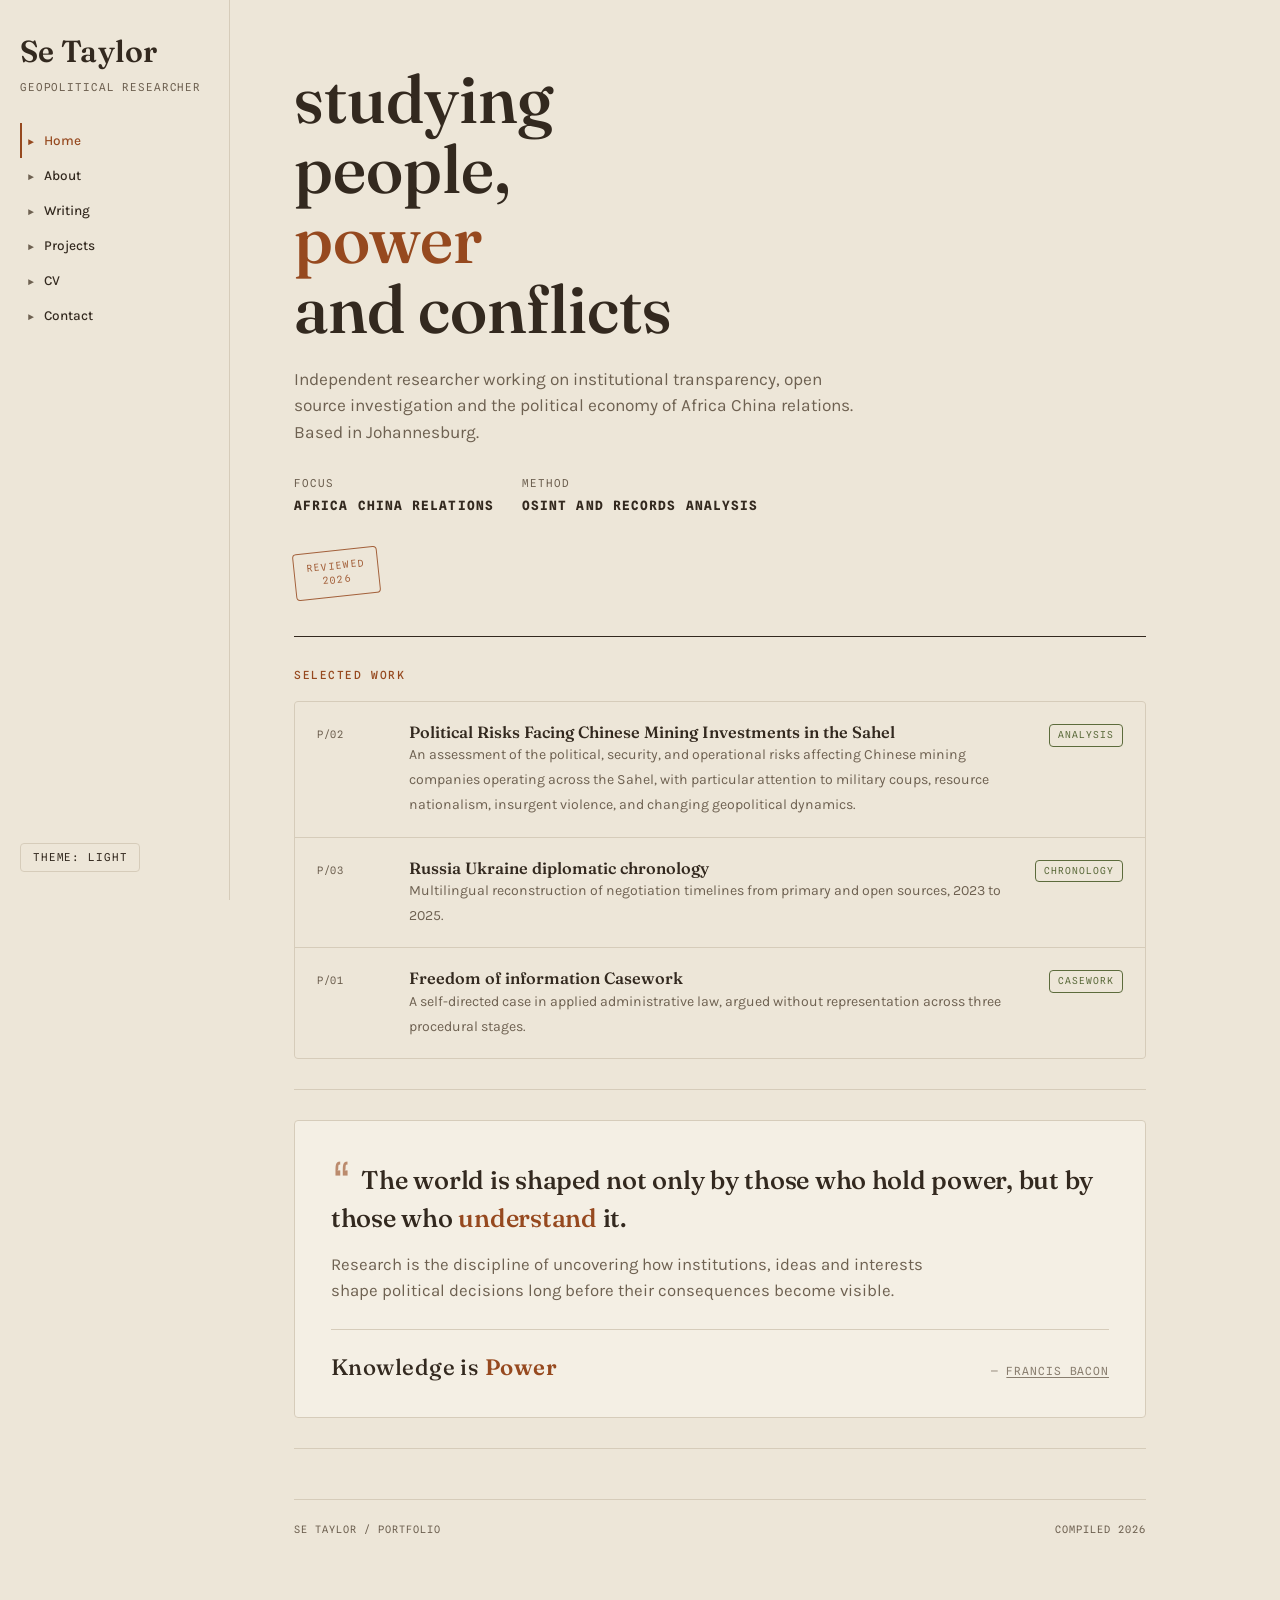
<file: index.html>
<!DOCTYPE html>
<html lang="en" data-theme="light">
<head>
    <meta charset="UTF-8" />
    <meta name="viewport" content="width=device-width, initial-scale=1.0" />
    <title>Se Taylor · Geopolitical Research</title>
    <link rel="preconnect" href="https://fonts.googleapis.com" />
    <link rel="preconnect" href="https://fonts.gstatic.com" crossorigin />
    <link href="https://fonts.googleapis.com/css2?family=Fraunces:opsz,wght@9..144,400..700&family=Karla:wght@400;500;600;700&family=Spline+Sans+Mono:wght@400;500&display=swap" rel="stylesheet" />
    <style>
        /* ----- reset & base ----- */
        * {
            margin: 0;
            padding: 0;
            box-sizing: border-box;
        }
        html {
            scroll-behavior: smooth;
        }
        body {
            font-family: 'Karla', sans-serif;
            background: var(--paper);
            color: var(--ink);
            line-height: 1.55;
            font-size: 16px;
            transition: background .25s, color .25s;
        }
        a {
            color: inherit;
            text-decoration: none;
        }
        :focus-visible {
            outline: 2px solid var(--cinnabar);
            outline-offset: 3px;
        }
        .mono {
            font-family: 'Spline Sans Mono', monospace;
        }

        /* ----- theme variables ----- */
        :root {
            --paper: #EDE6D8;
            --paper-raised: #F4EFE4;
            --ink: #33291F;
            --ink-soft: #6E6151;
            --line: #D6CCBA;
            --cinnabar: #96491F;
            --archive-green: #5C6B3C;
            --stamp: #96491F;
        }
        [data-theme="dark"] {
            --paper: #211A13;
            --paper-raised: #2A2219;
            --ink: #E9E1D2;
            --ink-soft: #A99C87;
            --line: #3E3529;
            --cinnabar: #D08954;
            --archive-green: #A3B076;
            --stamp: #D08954;
        }

        /* ----- layout shell ----- */
        .shell {
            display: grid;
            grid-template-columns: 230px 1fr;
            min-height: 100vh;
        }
        @media (max-width: 860px) {
            .shell {
                grid-template-columns: 1fr;
            }
        }

        /* ----- navbar ----- */
        nav.index {
            border-right: 1px solid var(--line);
            padding: 28px 20px;
            position: sticky;
            top: 0;
            height: 100vh;
            display: flex;
            flex-direction: column;
            gap: 0;
        }
        @media (max-width: 860px) {
            nav.index {
                position: static;
                height: auto;
                border-right: 0;
                border-bottom: 1px solid var(--line);
                padding: 18px 20px;
            }
        }
        .brand {
            margin-bottom: 26px;
        }
        .brand .name {
            font-family: 'Fraunces', serif;
            font-weight: 600;
            font-size: 1.9rem;
            letter-spacing: .01em;
        }
        .brand .role {
            font-family: 'Spline Sans Mono', monospace;
            font-size: .68rem;
            color: var(--ink-soft);
            margin-top: 5px;
            text-transform: uppercase;
            letter-spacing: .08em;
        }
        .navlist {
            list-style: none;
            display: flex;
            flex-direction: column;
        }
        @media (max-width: 860px) {
            .navlist {
                flex-direction: row;
                flex-wrap: wrap;
                gap: 2px 14px;
            }
        }
        .navlist a {
            display: flex;
            gap: 10px;
            align-items: baseline;
            padding: 7px 6px;
            border-left: 2px solid transparent;
            font-size: .85rem;
            font-weight: 500;
        }
        .navlist a .ref {
            font-family: 'Spline Sans Mono', monospace;
            font-size: .62rem;
            color: var(--ink-soft);
        }
        .navlist a:hover {
            border-left-color: var(--line);
        }
        .navlist a.active {
            border-left-color: var(--cinnabar);
            color: var(--cinnabar);
        }
        .navlist a.active .ref {
            color: var(--cinnabar);
        }
        @media (max-width: 860px) {
            .navlist a {
                border-left: 0;
                border-bottom: 2px solid transparent;
                padding: 5px 2px;
            }
            .navlist a:hover {
                border-bottom-color: var(--line);
            }
            .navlist a.active {
                border-bottom-color: var(--cinnabar);
            }
        }
        .nav-foot {
            margin-top: auto;
            padding-top: 20px;
        }
        @media (max-width: 860px) {
            .nav-foot {
                margin-top: 12px;
                padding-top: 8px;
            }
        }

        /* theme toggle */
        .toggle {
            font-family: 'Spline Sans Mono', monospace;
            font-size: .68rem;
            letter-spacing: .08em;
            text-transform: uppercase;
            background: none;
            border: 1px solid var(--line);
            color: var(--ink);
            padding: 7px 12px;
            cursor: pointer;
            border-radius: 4px;
        }
        .toggle:hover {
            border-color: var(--cinnabar);
            color: var(--cinnabar);
        }

        /* ----- main ----- */
        main {
            padding: 0 clamp(20px, 5vw, 72px) 80px;
            max-width: 980px;
        }

        /* ----- pages ----- */
        .page {
            display: none;
            animation: appear .35s ease both;
        }
        .page.visible {
            display: block;
        }
        @keyframes appear {
            from {
                opacity: 0;
                transform: translateY(6px);
            }
            to {
                opacity: 1;
                transform: none;
            }
        }
        @media (prefers-reduced-motion: reduce) {
            .page {
                animation: none;
            }
            html {
                scroll-behavior: auto;
            }
        }

        /* page head */
        .pagehead {
            padding: 34px 0 22px;
            border-bottom: 1px solid var(--ink);
            display: flex;
            justify-content: space-between;
            align-items: flex-end;
            gap: 20px;
        }
        .pagehead .fileref {
            font-family: 'Spline Sans Mono', monospace;
            font-size: .66rem;
            letter-spacing: .1em;
            color: var(--ink-soft);
            text-transform: uppercase;
            margin-bottom: 10px;
        }
        .pagehead h1 {
            font-family: 'Fraunces', serif;
            font-size: clamp(1.9rem, 4.4vw, 3rem);
            font-weight: 550;
            line-height: 1.05;
            letter-spacing: .005em;
        }
        .stamp {
            flex-shrink: 0;
            font-family: 'Spline Sans Mono', monospace;
            font-size: .6rem;
            letter-spacing: .14em;
            text-transform: uppercase;
            color: var(--stamp);
            border: 1.5px solid var(--stamp);
            padding: 8px 12px;
            transform: rotate(-6deg);
            opacity: .85;
            text-align: center;
            line-height: 1.5;
            user-select: none;
            border-radius: 4px;
        }
        @media (max-width: 560px) {
            .stamp {
                display: none;
            }
        }

        /* sections */
        section.block {
            padding: 30px 0;
            border-bottom: 1px solid var(--line);
        }
        section.block:last-child {
            border-bottom: 0;
        }
        .block h2 {
            font-family: 'Spline Sans Mono', monospace;
            font-size: .7rem;
            font-weight: 500;
            letter-spacing: .14em;
            text-transform: uppercase;
            color: var(--cinnabar);
            margin-bottom: 16px;
        }
        .lede {
            font-size: 1.12rem;
            max-width: 620px;
        }
        p+p {
            margin-top: 12px;
        }
        .muted {
            color: var(--ink-soft);
        }
        .small {
            font-size: .85rem;
        }

        /* hero */
        .hero {
            padding: 64px 0 40px;
            border-bottom: 1px solid var(--ink);
        }
        .hero .fileref {
            font-family: 'Spline Sans Mono', monospace;
            font-size: .66rem;
            letter-spacing: .12em;
            text-transform: uppercase;
            color: var(--ink-soft);
            margin-bottom: 18px;
        }
        .hero h1 {
            font-family: 'Fraunces', serif;
            font-size: clamp(2.3rem, 6vw, 4.2rem);
            line-height: 1.04;
            font-weight: 550;
        }
        .hero h1 .accent {
            color: var(--cinnabar);
        }
        .hero .sub {
            margin-top: 22px;
            max-width: 560px;
            font-size: 1.08rem;
            color: var(--ink-soft);
        }
        .hero-meta {
            display: flex;
            gap: 28px;
            flex-wrap: wrap;
            margin-top: 30px;
        }
        .hero-meta div {
            font-family: 'Spline Sans Mono', monospace;
            font-size: .68rem;
            text-transform: uppercase;
            letter-spacing: .1em;
            color: var(--ink-soft);
        }
        .hero-meta strong {
            display: block;
            color: var(--ink);
            font-size: .8rem;
            margin-top: 3px;
        }
        .hero-stampwrap {
            margin-top: 34px;
        }

        /* cards */
        .cardlist {
            display: grid;
            gap: 1px;
            background: var(--line);
            border: 1px solid var(--line);
            border-radius: 4px;
            overflow: hidden;
        }
        .card {
            background: var(--paper);
            padding: 20px 22px;
            display: grid;
            grid-template-columns: 74px 1fr auto;
            gap: 18px;
            align-items: baseline;
        }
        @media (max-width: 640px) {
            .card {
                grid-template-columns: 1fr;
            }
        }
        .card:hover {
            background: var(--paper-raised);
        }
        .card .ref {
            font-family: 'Spline Sans Mono', monospace;
            font-size: .64rem;
            color: var(--ink-soft);
            letter-spacing: .06em;
        }
        .card h3 {
            font-family: 'Fraunces', serif;
            font-size: 1.02rem;
            font-weight: 560;
            line-height: 1.25;
        }
        .card .desc {
            font-size: .88rem;
            color: var(--ink-soft);
            margin-top: 5px;
            max-width: 520px;
        }
        .card .tag {
            font-family: 'Spline Sans Mono', monospace;
            font-size: .6rem;
            letter-spacing: .1em;
            text-transform: uppercase;
            color: var(--archive-green);
            border: 1px solid var(--archive-green);
            padding: 3px 8px;
            white-space: nowrap;
            border-radius: 4px;
        }
        .card a {
            text-decoration: none;
        }

        /* project cards */
        .projgrid {
            display: grid;
            grid-template-columns: repeat(auto-fit, minmax(270px, 1fr));
            gap: 16px;
        }
        a.proj {
            border: 1px solid var(--line);
            padding: 22px;
            background: var(--paper-raised);
            display: flex;
            flex-direction: column;
            gap: 10px;
            border-radius: 4px;
            text-decoration: none;
            color: inherit;
            transition: background 0.2s;
        }
        a.proj:hover {
            background: var(--paper);
            border-color: var(--cinnabar);
        }
        .proj .ref {
            font-family: 'Spline Sans Mono', monospace;
            font-size: .62rem;
            color: var(--cinnabar);
            letter-spacing: .1em;
        }
        .proj h3 {
            font-family: 'Fraunces', serif;
            font-size: 1.15rem;
            font-weight: 560;
            line-height: 1.25;
        }
        .proj p {
            font-size: .86rem;
            color: var(--ink-soft);
        }
        .proj .status {
            margin-top: auto;
            padding-top: 12px;
            font-family: 'Spline Sans Mono', monospace;
            font-size: .62rem;
            letter-spacing: .1em;
            text-transform: uppercase;
            color: var(--archive-green);
        }

        /* timeline */
        .timeline {
            list-style: none;
            border-left: 1px solid var(--ink);
            margin-left: 6px;
        }
        .timeline li {
            position: relative;
            padding: 0 0 26px 26px;
        }
        .timeline li::before {
            content: "";
            position: absolute;
            left: -4.5px;
            top: 7px;
            width: 8px;
            height: 8px;
            background: var(--cinnabar);
            border-radius: 50%;
        }
        .timeline .when {
            font-family: 'Spline Sans Mono', monospace;
            font-size: .66rem;
            letter-spacing: .1em;
            color: var(--ink-soft);
            text-transform: uppercase;
        }
        .timeline .what {
            font-weight: 700;
            margin-top: 2px;
        }
        .timeline .note {
            font-size: .87rem;
            color: var(--ink-soft);
            margin-top: 3px;
            max-width: 520px;
        }

        /* dashboard */
        .dash {
            display: grid;
            grid-template-columns: repeat(auto-fit, minmax(180px, 1fr));
            gap: 1px;
            background: var(--line);
            border: 1px solid var(--line);
            border-radius: 4px;
            overflow: hidden;
        }
        .dash .cell {
            background: var(--paper-raised);
            padding: 20px;
        }
        .dash .num {
            font-family: 'Fraunces', serif;
            font-size: 2.1rem;
            font-weight: 560;
            line-height: 1;
        }
        .dash .lbl {
            font-family: 'Spline Sans Mono', monospace;
            font-size: .62rem;
            letter-spacing: .1em;
            text-transform: uppercase;
            color: var(--ink-soft);
            margin-top: 8px;
        }

        /* bars */
        .bars {
            margin-top: 26px;
            display: flex;
            flex-direction: column;
            gap: 12px;
            max-width: 560px;
        }
        .bar-row {
            display: grid;
            grid-template-columns: 170px 1fr;
            gap: 14px;
            align-items: center;
        }
        @media (max-width: 560px) {
            .bar-row {
                grid-template-columns: 1fr;
            }
        }
        .bar-row .lbl {
            font-family: 'Spline Sans Mono', monospace;
            font-size: .66rem;
            text-transform: uppercase;
            letter-spacing: .08em;
            color: var(--ink-soft);
        }
        .bar {
            height: 10px;
            background: var(--paper-raised);
            border: 1px solid var(--line);
            position: relative;
        }
        .bar span {
            position: absolute;
            inset: 0;
            background: var(--archive-green);
            transform-origin: left;
            width: var(--w);
        }

        /* map placeholder */
        .map {
            border: 1px solid var(--ink);
            height: 300px;
            position: relative;
            overflow: hidden;
            background:
                repeating-linear-gradient(0deg, transparent 0 39px, var(--line) 39px 40px),
                repeating-linear-gradient(90deg, transparent 0 39px, var(--line) 39px 40px),
                var(--paper-raised);
            border-radius: 4px;
        }
        .map .route {
            position: absolute;
            inset: 0;
            width: 100%;
            height: 100%;
        }
        .map .caption {
            position: absolute;
            left: 14px;
            bottom: 12px;
            font-family: 'Spline Sans Mono', monospace;
            font-size: .62rem;
            letter-spacing: .1em;
            text-transform: uppercase;
            color: var(--ink-soft);
            background: var(--paper);
            padding: 4px 8px;
            border: 1px solid var(--line);
        }
        .map .node-label {
            font-family: 'Spline Sans Mono', monospace;
            font-size: .6rem;
            fill: var(--ink);
            letter-spacing: .08em;
        }

        /* cv rows */
        .cvrow {
            display: grid;
            grid-template-columns: 150px 1fr;
            gap: 18px;
            padding: 14px 0;
            border-bottom: 1px dotted var(--line);
        }
        @media (max-width: 560px) {
            .cvrow {
                grid-template-columns: 1fr;
                gap: 4px;
            }
        }
        .cvrow .k {
            font-family: 'Spline Sans Mono', monospace;
            font-size: .66rem;
            letter-spacing: .1em;
            text-transform: uppercase;
            color: var(--ink-soft);
            padding-top: 3px;
        }
        .cvrow .v strong {
            display: block;
            font-weight: 700;
        }
        .cvrow .v .sub {
            font-size: .86rem;
            color: var(--ink-soft);
        }

        .btn {
            display: inline-block;
            margin-top: 22px;
            font-family: 'Spline Sans Mono', monospace;
            font-size: .7rem;
            letter-spacing: .12em;
            text-transform: uppercase;
            border: 1px solid var(--ink);
            padding: 11px 20px;
            color: var(--ink);
            border-radius: 4px;
        }
        .btn:hover {
            border-color: var(--cinnabar);
            color: var(--cinnabar);
        }

        /* contact */
        .contactline {
            font-family: 'Spline Sans Mono', monospace;
            font-size: .85rem;
            padding: 10px 0;
            border-bottom: 1px dotted var(--line);
            display: flex;
            gap: 16px;
            flex-wrap: wrap;
        }
        .contactline .k {
            color: var(--ink-soft);
            min-width: 110px;
            text-transform: uppercase;
            font-size: .68rem;
            letter-spacing: .1em;
            padding-top: 2px;
        }

        /* footer */
        footer {
            border-top: 1px solid var(--line);
            margin-top: 50px;
            padding: 22px 0 0;
            display: flex;
            justify-content: space-between;
            gap: 16px;
            flex-wrap: wrap;
            font-family: 'Spline Sans Mono', monospace;
            font-size: .64rem;
            letter-spacing: .1em;
            text-transform: uppercase;
            color: var(--ink-soft);
        }

        /* search */
        .searchbar {
            display: flex;
            gap: 0;
            margin-bottom: 20px;
            border: 1px solid var(--ink);
            max-width: 460px;
            border-radius: 4px;
            overflow: hidden;
        }
        .searchbar input {
            flex: 1;
            border: 0;
            background: transparent;
            color: var(--ink);
            font-family: 'Spline Sans Mono', monospace;
            font-size: .8rem;
            padding: 10px 14px;
        }
        .searchbar input::placeholder {
            color: var(--ink-soft);
        }
        .searchbar input:focus {
            outline: none;
        }
        .searchbar .icon {
            font-family: 'Spline Sans Mono', monospace;
            font-size: .7rem;
            padding: 10px 14px;
            color: var(--ink-soft);
            border-left: 1px solid var(--line);
            align-self: stretch;
            display: flex;
            align-items: center;
        }
        .no-results {
            font-family: 'Spline Sans Mono', monospace;
            font-size: .75rem;
            color: var(--ink-soft);
            padding: 18px 0;
            display: none;
        }

        /* back link for article pages */
        .back-link {
            display: inline-block;
            margin-bottom: 30px;
            font-family: 'Spline Sans Mono', monospace;
            font-size: .7rem;
            letter-spacing: .1em;
            text-transform: uppercase;
            color: var(--ink-soft);
            border-bottom: 1px solid var(--line);
            padding-bottom: 4px;
        }
        .back-link:hover {
            color: var(--cinnabar);
            border-bottom-color: var(--cinnabar);
        }

        /* sahel paper specific */
        .sahel-sub {
            color: var(--ink-soft);
            margin-bottom: 30px;
            font-style: italic;
        }
        .sahel-refs {
            list-style: none;
            padding: 0;
        }
        .sahel-refs li {
            padding: 6px 0;
            border-bottom: 1px dotted var(--line);
        }

        /* full cv / recs specific */
        .skill-grid {
            display: grid;
            grid-template-columns: repeat(auto-fit, minmax(200px, 1fr));
            gap: 12px;
            margin-top: 12px;
        }
        .skill-grid .skill-item {
            background: var(--paper-raised);
            padding: 10px 16px;
            border: 1px solid var(--line);
            border-radius: 4px;
            font-family: 'Spline Sans Mono', monospace;
            font-size: .75rem;
            letter-spacing: .02em;
        }

        /* letter formatting */
        .letter-body p {
            margin-bottom: 16px;
        }
        .letter-body ul {
            list-style: none;
            padding-left: 0;
            margin: 12px 0 16px 0;
        }
        .letter-body ul li {
            padding: 6px 0 6px 28px;
            position: relative;
        }
        .letter-body ul li::before {
            content: "▹";
            position: absolute;
            left: 0;
            color: var(--cinnabar);
        }
        .letter-body .signature {
            margin-top: 24px;
            font-family: 'Spline Sans Mono', monospace;
            font-size: .85rem;
            line-height: 1.6;
        }
        .letter-body .signature .name {
            font-weight: 700;
        }
        .letter-body .signature .title {
            color: var(--ink-soft);
            font-size: .75rem;
        }
        .letter-body a {
            color: var(--cinnabar);
            text-decoration: underline;
            text-underline-offset: 2px;
        }
        .letter-body a:hover {
            opacity: 0.7;
        }

        /* ----- CONTACT PAGE ----- */
        .contact-grid {
            display: grid;
            grid-template-columns: 1fr 1fr;
            gap: 32px 48px;
            align-items: start;
        }
        @media (max-width: 700px) {
            .contact-grid {
                grid-template-columns: 1fr;
                gap: 24px;
            }
        }
        .contact-item {
            display: flex;
            gap: 16px;
            align-items: flex-start;
            padding: 12px 0;
            border-bottom: 1px dotted var(--line);
        }
        .contact-item:last-of-type {
            border-bottom: none;
        }
        .contact-icon {
            font-size: 1.5rem;
            line-height: 1.2;
            width: 32px;
            text-align: center;
            color: var(--cinnabar);
            flex-shrink: 0;
        }
        .contact-label {
            font-family: 'Spline Sans Mono', monospace;
            font-size: .6rem;
            letter-spacing: .1em;
            text-transform: uppercase;
            color: var(--ink-soft);
            margin-bottom: 2px;
        }
        .contact-item a {
            border-bottom: 1px solid transparent;
            transition: border-color .2s;
        }
        .contact-item a:hover {
            border-bottom-color: var(--cinnabar);
            color: var(--cinnabar);
        }
        .social-links {
            display: flex;
            gap: 20px;
            flex-wrap: wrap;
            margin-top: 4px;
        }
        .social-links a {
            font-family: 'Spline Sans Mono', monospace;
            font-size: .75rem;
            letter-spacing: .04em;
            border-bottom: 1px solid transparent;
            transition: border-color .2s;
        }
        .social-links a:hover {
            border-bottom-color: var(--cinnabar);
            color: var(--cinnabar);
        }

        .contact-cta {
            margin-top: 24px;
            padding-top: 24px;
            border-top: 1px solid var(--line);
            display: flex;
            justify-content: center;
        }
        .contact-cta .btn {
            margin-top: 0;
        }

        /* ----- DYNAMIC "NOW" SECTION ----- */
        .now-block {
            background: var(--paper-raised);
            border: 1px solid var(--line);
            border-radius: 4px;
            padding: 32px 36px;
            position: relative;
            transition: border-color 0.3s, box-shadow 0.3s;
        }
        .now-block:hover {
            border-color: var(--cinnabar);
            box-shadow: 0 4px 20px rgba(150, 73, 31, 0.06);
        }
        .now-block .now-quote {
            font-family: 'Fraunces', serif;
            font-size: 1.6rem;
            font-weight: 520;
            line-height: 1.35;
            margin-bottom: 16px;
            letter-spacing: -0.01em;
        }
        .now-block .now-quote .highlight {
            color: var(--cinnabar);
        }
        .now-block .now-quote .accent-char {
            font-family: 'Spline Sans Mono', monospace;
            color: var(--cinnabar);
            font-size: 2.2rem;
            font-weight: 400;
            opacity: 0.6;
            margin-right: 4px;
        }
        .now-block .now-body {
            font-size: 1.05rem;
            color: var(--ink-soft);
            max-width: 620px;
            line-height: 1.6;
        }

        .now-motto {
            display: flex;
            justify-content: space-between;
            align-items: baseline;
            flex-wrap: wrap;
            margin-top: 24px;
            padding-top: 20px;
            border-top: 1px solid var(--line);
        }
        .now-motto .motto-text {
            font-family: 'Fraunces', serif;
            font-size: 1.4rem;
            font-weight: 480;
            letter-spacing: 0.02em;
            color: var(--ink);
        }
        .now-motto .motto-text .highlight {
            color: var(--cinnabar);
            font-weight: 600;
        }
        .now-motto .motto-attribution {
            font-family: 'Spline Sans Mono', monospace;
            font-size: .7rem;
            letter-spacing: .08em;
            text-transform: uppercase;
            color: var(--ink-soft);
            opacity: 0.8;
        }
        .now-motto .motto-attribution a {
            color: var(--ink-soft);
            text-decoration: underline;
            text-underline-offset: 2px;
        }
        .now-motto .motto-attribution a:hover {
            color: var(--cinnabar);
            opacity: 1;
        }

        [data-theme="dark"] .now-block {
            border-color: var(--line);
        }
        [data-theme="dark"] .now-block:hover {
            border-color: var(--cinnabar);
        }

        /* Full CV specific styles */
        .cv-contact-details {
            display: flex;
            flex-wrap: wrap;
            gap: 8px 20px;
            font-family: 'Spline Sans Mono', monospace;
            font-size: .8rem;
            color: var(--ink-soft);
            margin-bottom: 24px;
            padding-bottom: 20px;
            border-bottom: 1px solid var(--line);
        }
        .cv-contact-details a {
            color: var(--cinnabar);
            text-decoration: underline;
            text-underline-offset: 2px;
        }
        .cv-contact-details a:hover {
            opacity: 0.7;
        }

        .cv-bullet-list {
            list-style: none;
            padding-left: 0;
            margin: 6px 0 8px 0;
        }
        .cv-bullet-list li {
            padding: 4px 0 4px 24px;
            position: relative;
            font-size: .95rem;
            line-height: 1.55;
        }
        .cv-bullet-list li::before {
            content: "▹";
            position: absolute;
            left: 0;
            color: var(--cinnabar);
        }

        .cv-subhead {
            font-weight: 700;
            font-size: 1.05rem;
            margin-top: 12px;
        }
        .cv-subhead .org {
            color: var(--cinnabar);
        }
        .cv-subhead .date {
            font-family: 'Spline Sans Mono', monospace;
            font-size: .75rem;
            font-weight: 400;
            color: var(--ink-soft);
            margin-left: 8px;
        }

        .skill-category {
            margin-top: 12px;
        }
        .skill-category .cat-label {
            font-family: 'Spline Sans Mono', monospace;
            font-size: .7rem;
            letter-spacing: .08em;
            text-transform: uppercase;
            color: var(--cinnabar);
            display: block;
            margin-bottom: 2px;
        }
        .skill-category p {
            font-size: .92rem;
            color: var(--ink-soft);
            margin: 0;
        }

        .focus-tags {
            display: flex;
            flex-wrap: wrap;
            gap: 6px 12px;
            margin-top: 6px;
        }
        .focus-tags span {
            font-family: 'Spline Sans Mono', monospace;
            font-size: .75rem;
            color: var(--ink-soft);
            border: 1px solid var(--line);
            padding: 3px 12px;
            border-radius: 20px;
            background: var(--paper-raised);
        }
        [data-theme="dark"] .focus-tags span {
            background: var(--paper);
        }

        /* About page specific styles – enhanced */
        .about-question {
            font-family: 'Fraunces', serif;
            font-size: 2rem;
            line-height: 1.2;
            font-weight: 520;
            max-width: 700px;
            margin: 0 auto 12px auto;
            text-align: center;
        }
        .about-question .highlight {
            color: var(--cinnabar);
            font-style: italic;
        }
        .about-intro {
            text-align: center;
            max-width: 620px;
            margin: 0 auto 10px auto;
            color: var(--ink-soft);
            font-size: 1.05rem;
        }

        .about-hr {
            border: 0;
            height: 1px;
            background: var(--line);
            margin: 30px 0;
            position: relative;
        }
        .about-hr::after {
            content: "◆";
            position: absolute;
            left: 50%;
            transform: translateX(-50%) translateY(-50%);
            background: var(--paper);
            padding: 0 12px;
            color: var(--cinnabar);
            font-size: .8rem;
            opacity: 0.6;
        }

        .about-tags {
            display: flex;
            flex-wrap: wrap;
            justify-content: center;
            gap: 8px 14px;
            margin: 16px 0 8px 0;
        }
        .about-tags .tag {
            font-family: 'Spline Sans Mono', monospace;
            font-size: .75rem;
            color: var(--ink);
            border: 1px solid var(--line);
            padding: 4px 16px;
            border-radius: 20px;
            background: var(--paper-raised);
            transition: border-color .2s, color .2s;
        }
        .about-tags .tag:hover {
            border-color: var(--cinnabar);
            color: var(--cinnabar);
        }

        .about-approach {
            background: var(--paper-raised);
            border: 1px solid var(--line);
            border-radius: 4px;
            padding: 28px 32px;
            margin: 16px 0 0 0;
            transition: border-color .2s;
        }
        .about-approach:hover {
            border-color: var(--cinnabar);
        }
        .about-approach p {
            color: var(--ink-soft);
        }
        .about-approach strong {
            color: var(--ink);
        }
        .about-approach .emphasis {
            color: var(--cinnabar);
            font-weight: 600;
            font-style: italic;
        }
        .about-approach-grid {
            display: grid;
            grid-template-columns: repeat(auto-fit, minmax(150px, 1fr));
            gap: 12px;
            margin-top: 16px;
        }
        .about-approach-grid .item {
            font-family: 'Spline Sans Mono', monospace;
            font-size: .75rem;
            background: var(--paper);
            padding: 6px 12px;
            text-align: center;
            border: 1px solid var(--line);
            border-radius: 4px;
            color: var(--ink-soft);
            transition: background .2s, border-color .2s, color .2s;
        }
        .about-approach-grid .item:hover {
            background: var(--paper-raised);
            border-color: var(--cinnabar);
            color: var(--cinnabar);
        }

        .about-section-title {
            font-family: 'Spline Sans Mono', monospace;
            font-size: .65rem;
            letter-spacing: .1em;
            text-transform: uppercase;
            color: var(--cinnabar);
            margin-bottom: 12px;
            display: block;
            text-align: center;
        }

        .about-body p {
            font-size: 1rem;
            line-height: 1.7;
            color: var(--ink-soft);
            max-width: 680px;
            margin-left: auto;
            margin-right: auto;
            text-align: center;
        }
        .about-body p strong {
            color: var(--ink);
        }

        @media (max-width: 640px) {
            .about-question {
                font-size: 1.5rem;
            }
            .about-approach {
                padding: 20px;
            }
            .about-approach-grid {
                grid-template-columns: 1fr 1fr;
            }
        }
    </style>
</head>
<body>
    <div class="shell">

        <!-- ===== NAVBAR ===== -->
        <nav class="index" aria-label="Site index">
            <div class="brand">
                <div class="name">Se Taylor</div>
                <div class="role">Geopolitical researcher</div>
            </div>
            <ul class="navlist" id="nav">
                <li><a href="#/home" data-route="home"><span class="ref">►</span>Home</a></li>
                <li><a href="#/about" data-route="about"><span class="ref">►</span>About</a></li>
                <li><a href="#/writing" data-route="writing"><span class="ref">►</span>Writing</a></li>
                <li><a href="#/projects" data-route="projects"><span class="ref">►</span>Projects</a></li>
                <li><a href="#/cv" data-route="cv"><span class="ref">►</span>CV</a></li>
                <li><a href="#/contact" data-route="contact"><span class="ref">►</span>Contact</a></li>
            </ul>
            <div class="nav-foot">
                <button class="toggle" id="themeToggle" aria-pressed="false">Theme: Light</button>
            </div>
        </nav>

        <!-- ===== MAIN ===== -->
        <main>

            <!-- ===== HOME ===== -->
            <div class="page" id="page-home">
                <header class="hero">
                    <h1>studying<br />people,<br /><span class="accent">power</span><br />and conflicts</h1>
                    <p class="sub">Independent researcher working on institutional transparency, open source investigation and the political economy of Africa China relations. Based in Johannesburg.</p>
                    <div class="hero-meta">
                        <div>Focus<strong>Africa China relations</strong></div>
                        <div>Method<strong>OSINT and records analysis</strong></div>
                       
                    </div>
                    <div class="hero-stampwrap">
                        <span class="stamp" style="display:inline-block">Reviewed<br />2026</span>
                    </div>
                </header>

                <section class="block">
                    <h2>Selected work</h2>
                    <div class="cardlist">
                        
                        <a class="card" href="#/sahel" style="text-decoration:none">
                            <span class="ref">P/02</span>
                            <span>
                                <h3>Political Risks Facing Chinese Mining Investments in the Sahel</h3>
                                <span class="desc">An assessment of the political, security, and operational risks affecting Chinese mining companies operating across the Sahel, with particular attention to military coups, resource nationalism, insurgent violence, and changing geopolitical dynamics.</span>
                            </span>
                            <span class="tag">Analysis</span>
                        </a>
                        <a class="card" href="#/chronology" style="text-decoration:none">
                            <span class="ref">P/03</span>
                            <span>
                                <h3>Russia Ukraine diplomatic chronology</h3>
                                <span class="desc">Multilingual reconstruction of negotiation timelines from primary and open sources, 2023 to 2025.</span>
                            </span>
                            <span class="tag">Chronology</span>
                        </a>
                        <a class="card" href="#/foi" style="text-decoration:none">
                            <span class="ref">P/01</span>
                            <span>
                                <h3>Freedom of information Casework</h3>
                                <span class="desc">A self-directed case in applied administrative law, argued without representation across three procedural stages.</span>
                            </span>
                            <span class="tag">Casework</span>
                        </a>
                    </div>
                </section>

                <!-- ===== NOW ===== -->
                <section class="block" style="border-bottom: 1px solid var(--line);">
                    <div class="now-block">
                        <div class="now-quote">
                            <span class="accent-char">“</span>
                            The world is shaped not only by those who hold power, but by those who <span class="highlight">understand</span> it.
                        </div>
                        <div class="now-body">
                            Research is the discipline of uncovering how institutions, ideas and interests shape political decisions long before their consequences become visible.
                        </div>
                        <div class="now-motto">
                            <span class="motto-text">Knowledge is <span class="highlight">Power</span></span>
                            <span class="motto-attribution">— <a href="#" onclick="event.preventDefault();">Francis Bacon</a></span>
                        </div>
                    </div>
                </section>
            </div>

            <!-- ===== ABOUT – COMPLETELY REDESIGNED ===== -->
            <div class="page" id="page-about">
                <header class="pagehead">
                    <div>
                        <div class="fileref">Biography</div>
                        <h1>About</h1>
                    </div>
                    <span class="stamp">Verified<br />record</span>
                </header>

                <section class="block about-body" style="border-bottom: none; padding-bottom: 0;">
                    <!-- 1. The Question -->
                    <div class="about-question">
                        How does <span class="highlight">power</span> shape the world?
                    </div>
                    <p class="about-intro">
                        I am an independent researcher with a background in International Relations, driven by that single, fundamental question.
                    </p>

                    <hr class="about-hr" />

                    <!-- 2. The Journey -->
                    <p>
                        That question has taken me in many directions—from Africa–China relations and political economy to diplomacy, conflict, institutional accountability and the changing international order. Regardless of the subject, my work is rooted in the same belief: understanding the world requires looking beyond headlines and into the institutions, relationships and decisions that shape them.
                    </p>

                    <!-- 3. The Focus Areas -->
                    <div style="margin: 20px 0 10px 0;">
                        <span class="about-section-title">Fields of inquiry</span>
                        <div class="about-tags">
                            <span class="tag">Africa–China relations</span>
                            <span class="tag">Political economy</span>
                            <span class="tag">Diplomacy</span>
                            <span class="tag">Conflict analysis</span>
                            <span class="tag">Institutional accountability</span>
                            <span class="tag">International order</span>
                        </div>
                    </div>

                    <hr class="about-hr" />

                    <!-- 4. The Approach -->
                    <div class="about-approach">
                        <p style="font-size: 1.1rem; max-width: 100%;">
                            I work primarily with <strong class="emphasis">records</strong>.
                        </p>
                        <p>
My work combines documentary research, open-source investigation and political analysis to examine institutions, diplomacy and international affairs. Rather than relying on commentary, I prioritise primary sources, historical context and verifiable evidence.                        </p>
                        <div class="about-approach-grid">
                            <span class="item">Government documents</span>
                            <span class="item">Diplomatic correspondence</span>
                            <span class="item">Policy papers</span>
                            <span class="item">Open-source material</span>
                            <span class="item">Historical archives</span>
                            <span class="item">Records &amp; silences</span>
                        </div>
                    </div>

                    <hr class="about-hr" />

                    <!-- 5. The Background -->
                    <div style="margin: 10px 0;">
                        <p>
                            I hold a BA in International Relations from Stellenbosch University. My experience includes research on Russia–Ukraine diplomacy, independent UK Freedom of Information litigation, and the study of Africa–China relations, political economy and global affairs. I am also studying Mandarin as part of a broader commitment to understanding China through its language, history and institutions.
                        </p>
                    </div>

                    <hr class="about-hr" />

                    <!-- 6. The Present -->
                    <div style="margin: 10px 0 0 0;">
                        <p style="font-size: 1.05rem; max-width: 680px; margin-left: auto; margin-right: auto; text-align: center;">
                            I am currently building <strong style="color: var(--cinnabar);">Bridge Africa China</strong>, an independent research and intelligence platform exploring the political, economic and institutional relationships between Africa and China.
                        </p>
                        <p style="font-size: 1.05rem; max-width: 680px; margin-left: auto; margin-right: auto; text-align: center; margin-top: 8px;">
                            More broadly, my work seeks to understand how power moves across borders, how institutions shape outcomes, and how careful research can make sense of an increasingly complex world.
                        </p>
                    </div>
                </section>
            </div>

            <!-- ===== WRITING (listing page) ===== -->
            <div class="page" id="page-writing">
                <header class="pagehead">
                    <div>
                        <div class="fileref">Published and working papers</div>
                        <h1>Writing</h1>
                    </div>
                    <span class="stamp">For<br />release</span>
                </header>

                <section class="block">
                    <div class="cardlist" id="writingList">
                        <a class="card searchable" href="#/zimbabwe" style="text-decoration:none">
                            <span class="ref">W/01</span>
                            <span>
                                <h3>The China dependence paradox in Zimbabwe's minerals policy</h3>
                                <span class="desc">Why sequencing, not resource endowment, is Zimbabwe's key strategic advantage. 2026, working paper.</span>
                            </span>
                            <span class="tag">Analysis</span>
                        </a>
                        <a class="card searchable" href="#/foi-essay" style="text-decoration:none">
                            <span class="ref">W/02</span>
                            <span>
                                <h3>What an FOI refusal teaches you about the state</h3>
                                <span class="desc">Notes on exemption reasoning and the public interest test from inside a live tribunal appeal. 2025, essay.</span>
                            </span>
                            <span class="tag">Essay</span>
                        </a>
                        <a class="card searchable" href="#/kyiv-record" style="text-decoration:none">
                            <span class="ref">W/03</span>
                            <span>
                                <h3>Reading the April 2022 Kyiv record</h3>
                                <span class="desc">A sourcing note on the diplomatic chronology around early Russia Ukraine negotiations. 2025, research note.</span>
                            </span>
                            <span class="tag">Note</span>
                        </a>
                        
                    </div>
                </section>
            </div>

            <!-- ===== PROJECTS ===== -->
            <div class="page" id="page-projects">
                <header class="pagehead">
                    <div>
                        <div class="fileref">Active and completed</div>
                        <h1>Projects</h1>
                    </div>
                    <span class="stamp">In<br />progress</span>
                </header>

                <section class="block">
                    <div class="projgrid">
                        <a class="proj" href="#/project-cabinet">
                            <span class="ref">FOI2023/11553</span>
                            <h3>Cabinet Office disclosure case</h3>
                            <p>Request for records of the 9 April 2022 Kyiv visit. Refused, upheld at internal review, escalated through the ICO and appealed to the First-tier Tribunal. Grounds of appeal prepared without representation. Exemptions engaged include ss.23, 24, 26, 27, 35, 38 and 40 FOIA.</p>
                            <span class="status">Status: tribunal stage</span>
                        </a>
                        <a class="proj" href="#/project-ru-ua">
                            <span class="ref">RU/UA 23-25</span>
                            <h3>Russia-Ukraine chronology</h3>
                            <p>Eighteen months of timeline reconstruction on Russia Ukraine diplomacy for Listening to the Other Side. Multilingual sourcing, verification and multimedia research outputs.</p>
                            <span class="status">Status: complete</span>
                        </a>
                        <a class="proj" href="#/bridge-africa-china">
                            <span class="ref">BAC/01</span>
                            <h3>Bridge Africa-China</h3>
                            <p>Founding a consulting and intelligence platform on Africa China institutional relations. Currently in identity and groundwork phase. See the dedicated file.</p>
                            <span class="status">Status: early stage</span>
                        </a>
                    </div>
                </section>
            </div>

            <!-- ===== CV ===== -->
            <div class="page" id="page-cv">
                <header class="pagehead">
                    <div>
                        <div class="fileref">Curriculum vitae</div>
                        <h1>CV</h1>
                    </div>
                    <span class="stamp">Current<br />version</span>
                </header>

                <section class="block">
                    <h2>Experience</h2>
                    <div class="cvrow"><span class="k">2025 to now</span><span class="v"><strong>Founder, Bridge Africa China</strong><span class="sub">Africa China consulting and intelligence platform, early stage.</span></span></div>
                    <div class="cvrow"><span class="k">2023 to now</span><span class="v"><strong>Administrator, Ntuli Foundation</strong><span class="sub">Board coordination, professional communications and drafting.</span></span></div>
                    <div class="cvrow"><span class="k">2023 to 2025</span><span class="v"><strong>Research assistant, Listening to the Other Side</strong><span class="sub">Russia Ukraine diplomatic chronologies, multilingual OSINT, multimedia research outputs.</span></span></div>
                </section>

                <section class="block">
                    <h2>Project</h2>
                    <div class="cvrow"><span class="k">2023 to now</span><span class="v"><strong>FOIA request, internal review, ICO complaint and tribunal appeal</strong><span class="sub">Applied administrative law and institutional reasoning across seven engaged exemptions, self-represented.</span></span></div>
                </section>

                <section class="block">
                    <h2>Education</h2>
                    <div class="cvrow"><span class="k">2019 to 2023</span><span class="v"><strong>BA International Relations, Stellenbosch University</strong></span></div>
                    <div class="cvrow"><span class="k">Ongoing</span><span class="v"><strong>Mandarin, self-directed China Africa economics, information rights</strong><span class="sub">Developed through structured study and active casework.</span></span></div>
                </section>

                <section class="block">
                    <h2>Recommendations</h2>
                    <div class="cardlist">
                        <div class="card">
                            <span class="ref"></span>
                            <span>
                                <h3>Edward M. Druce</h3>
                                <span class="desc">Se is an absolutely brilliant research assistant and team player. She was critical in sourcing key information, as well as providing creative insights and perspectives of her own. Always punctual, optimistic, and fiercely diligent, any organisation would be truly lucky to have her!</span>
                            </span>
                        </div>
                        <div class="card">
                            <span class="ref"></span>
                            <span>
                                <h3>Sang-Hwa Lee</h3>
                                <span class="desc">Se is an absolutely brilliant research assistant and team player. She was critical in sourcing key information, as well as providing creative insights and perspectives of her own. Always punctual, optimistic, and fiercely diligent, any organisation would be truly lucky to have her!</span>
                            </span>
                        </div>
                        <div class="card">
                            <span class="ref"></span>
                            <span>
                                <h3>Catherine Lily Hervieu</h3>
                                <span class="desc">Se is a fantastic researcher, and supportive colleague. She is extremely skilled at finding information, books, and websites, that you would otherwise spend hours scouring the internet for! Se guided me through the organization when I joined, and always went the extra mile to help others with their tasks. She has a brilliant knowledge on international relations and global conflicts.</span>
                            </span>
                        </div>
                    </div>
                    <!-- Buttons to full pages -->
                    <div style="margin-top: 28px; display: flex; gap: 16px; flex-wrap: wrap;">
                        <a href="#/full-cv" class="btn">View Full CV</a>
                        <a href="#/full-recommendations" class="btn">View Full Recommendations</a>
                    </div>
                </section>
            </div>

            <!-- ============================================================ -->
            <!-- DEDICATED ARTICLES (Home & Writing) -->
            <!-- ============================================================ -->

            <!-- FOI casework (Home) -->
            <div class="page" id="page-foi">
                <header class="pagehead">
                    <div>
                        <div class="fileref">File  / Case study</div>
                        <h1>Freedom of Information Casework<br />First‑tier Tribunal</h1>
                    </div>
                    <span class="stamp">Case<br />study</span>
                </header>
                <a class="back-link" href="#/home">← Back to portfolio</a>
                <section class="block">
                    <h2>Overview</h2>
                    <p class="lede">A self‑directed FOIA case that progressed through internal review, ICO complaint, and ultimately to the First‑tier Tribunal, argued without legal representation.</p>
                    <p>The request sought records of the 9 April 2022 Kyiv visit. The Cabinet Office refused, relying on a combination of national security, international relations, and law enforcement exemptions. This case provided a ground‑level view of how the UK’s information rights system operates in practice.</p>
                </section>
                <section class="block">
                    <h2>Procedural history</h2>
                    <ul class="timeline">
                        <li><div class="when">2023</div><div class="what">Initial request &amp; refusal</div><div class="note">Request submitted; refused by Cabinet Office citing ss.23, 24, 26, 27, 35, 38 and 40.</div></li>
                        <li><div class="when">2024</div><div class="what">Internal review &amp; ICO complaint</div><div class="note">Internal review upheld the refusal; complaint filed with the Information Commissioner’s Office.</div></li>
                        <li><div class="when">2025</div><div class="what">First‑tier Tribunal appeal</div><div class="note">Appeal lodged, grounds prepared without counsel. Tribunal stage ongoing.</div></li>
                    </ul>
                </section>
                <section class="block">
                    <h2>Key lessons</h2>
                    <p>The case highlighted the tension between the public interest test and the government’s broad interpretation of national security exemptions. It also demonstrated the procedural challenges faced by individual applicants navigating the tribunal system without legal support.</p>
                    <p>This work continues to inform my understanding of institutional transparency and the limits of disclosure regimes.</p>
                </section>
            </div>

            <!-- Russia-Ukraine chronology (Home) -->
            <div class="page" id="page-chronology">
                <header class="pagehead">
                    <div>
                        <div class="fileref">File Research note</div>
                        <h1>Russia‑Ukraine<br />Diplomatic Chronology</h1>
                    </div>
                    <span class="stamp">Chronology</span>
                </header>
                <a class="back-link" href="#/home">← Back to portfolio</a>
                <section class="block">
                    <h2>Project scope</h2>
                    <p class="lede">An eighteen‑month reconstruction of negotiation timelines from primary and open sources, 2023–2025, produced for the research project <em>Listening to the Other Side</em>.</p>
                    <p>The chronology maps official statements, meeting records, and back‑channel communications across multiple languages, with a focus on verifiability and source transparency.</p>
                </section>
                <section class="block">
                    <h2>Methodology</h2>
                    <ul class="timeline">
                        <li><div class="when">Sourcing</div><div class="what">Multilingual OSINT</div><div class="note">Russian, Ukrainian, English, and French sources – official transcripts, leak‑based reporting, and social media.</div></li>
                        <li><div class="when">Verification</div><div class="what">Cross‑referencing</div><div class="note">Each entry corroborated against at least two independent primary or secondary sources.</div></li>
                        <li><div class="when">Output</div><div class="what">Timeline &amp; analysis</div><div class="note">Interactive timeline and written narrative used for academic and media briefings.</div></li>
                    </ul>
                </section>
                <section class="block">
                    <h2>Key findings</h2>
                    <p>The chronology revealed patterns of miscommunication and missed windows for de‑escalation, particularly in the early months of 2024. It also highlighted the role of intermediary states and non‑official channels in sustaining dialogue even during active hostilities.</p>
                    <p>This work underscored the importance of disciplined source handling in conflict‑zone research and the value of long‑term diplomatic record‑keeping.</p>
                </section>
            </div>

            <!-- Writing articles: Zimbabwe -->
            <div class="page" id="page-zimbabwe">
                <header class="pagehead">
                    <div>
                        <div class="fileref">File W/01 / Working paper</div>
                        <h1>The China dependence paradox<br />in Zimbabwe's minerals policy</h1>
                    </div>
                    <span class="stamp">Analysis</span>
                </header>
                <a class="back-link" href="#/writing">← Back to writing</a>
                <section class="block">
                    <h2>Argument</h2>
                    <p class="lede">Zimbabwe's strategic advantage in the lithium and platinum sectors lies not in its resource endowment, but in its capacity to sequence policy reforms ahead of competitor states.</p>
                    <p>While much of the literature focuses on Zimbabwe's mineral wealth, this paper argues that the timing of regulatory changes, investment treaties, and local content requirements matters more than the volume of reserves. Harare's ability to move first on export restrictions and ownership frameworks gives it a unique form of leverage over Chinese state-owned enterprises.</p>
                </section>
                <section class="block">
                    <h2>Policy sequencing</h2>
                    <p>The paper traces three policy windows: the 2022 lithium export ban, the 2023 local processing requirements, and the 2024 fiscal stabilisation measures. Each step was designed to capture downstream value before Chinese firms could lock in low-cost extraction models.</p>
                    <p>By contrast, other African states with larger reserves have struggled to implement similar policies due to bureaucratic inertia or donor conditionality. Zimbabwe's relative isolation has, in this instance, enabled a degree of policy agility.</p>
                </section>
                <section class="block">
                    <h2>Implications</h2>
                    <p>For investors, the lesson is to track policy signals rather than geological surveys. For regional peers, the case offers a template for leveraging dependence without provoking capital flight. The paradox is that Zimbabwe's weakness—its exclusion from Western financial systems—has become a source of bargaining strength in its engagement with Beijing.</p>
                </section>
            </div>

            <!-- Writing: FOI essay -->
            <div class="page" id="page-foi-essay">
                <header class="pagehead">
                    <div>
                        <div class="fileref">File W/02 / Essay</div>
                        <h1>What an FOI refusal<br />teaches you about the state</h1>
                    </div>
                    <span class="stamp">Essay</span>
                </header>
                <a class="back-link" href="#/writing">← Back to writing</a>
                <section class="block">
                    <h2>Beyond the black box</h2>
                    <p class="lede">A refusal is not merely a withheld document—it is a map of the state's priorities, insecurities, and institutional culture.</p>
                    <p>This essay draws on my own FOIA casework to analyse how exemption reasoning reveals more than it conceals. The language used in refusal letters, the choice of exemptions, and the structure of the public interest test all offer clues about how officials perceive risk and accountability.</p>
                </section>
                <section class="block">
                    <h2>Exemption logic</h2>
                    <p>Sections 23 (security bodies), 24 (national security), and 27 (international relations) are often deployed as a catch-all, but their application is rarely uniform. In my case, the Cabinet Office relied on a mix of substantive and procedural grounds, suggesting internal disagreement about how to handle the request.</p>
                    <p>Reading the refusal alongside the internal review and ICO decision, it becomes clear that the state is not a monolith—it is a set of competing interests, and disclosure requests expose those fractures.</p>
                </section>
                <section class="block">
                    <h2>What I learned</h2>
                    <p>The process taught me to read administrative language as a source of intelligence. The gaps, the shifting justifications, and the occasional admissions of 'information held but withheld' all build a picture of institutional behaviour that is more valuable than the withheld records themselves.</p>
                </section>
            </div>

            <!-- Writing: Kyiv record -->
            <div class="page" id="page-kyiv-record">
                <header class="pagehead">
                    <div>
                        <div class="fileref">File W/03 / Research note</div>
                        <h1>Reading the April 2022<br />Kyiv record</h1>
                    </div>
                    <span class="stamp">Note</span>
                </header>
                <a class="back-link" href="#/writing">← Back to writing</a>
                <section class="block">
                    <h2>Sourcing note</h2>
                    <p class="lede">The diplomatic record of early Russia‑Ukraine negotiations is fragmentary, multilingual, and often contradictory. This note outlines the methodology used to reconstruct the April 2022 timeline.</p>
                    <p>Sources include Ukrainian parliamentary transcripts, Russian state media statements, Turkish mediation records, and leaked Western diplomatic cables. Each source carries its own bias, but triangulation across language groups yields a usable chronology.</p>
                </section>
                <section class="block">
                    <h2>Key dates</h2>
                    <ul class="timeline">
                        <li><div class="when">1 April</div><div class="what">Istanbul round</div><div class="note">Initial security guarantees discussed; Ukrainian side signals potential neutrality.</div></li>
                        <li><div class="when">9 April</div><div class="what">Bucha aftermath</div><div class="note">Talks collapse as images of civilian deaths emerge; UK and US intensify sanctions.</div></li>
                        <li><div class="when">21 April</div><div class="what">Closed channel</div><div class="note">Private engagement via Israeli and Turkish intermediaries, with no public record.</div></li>
                    </ul>
                </section>
                <section class="block">
                    <h2>Significance</h2>
                    <p>The April window is critical because it represents the last moment before the war became entrenched. The available records suggest that both sides explored compromise, but external events—not just military dynamics—derailed the process. This note argues for a broader definition of the 'diplomatic record' that includes back‑channel communications and media silences.</p>
                </section>
            </div>

            <!-- Writing: Indonesia nickel -->
            <div class="page" id="page-indonesia-nickel">
                <header class="pagehead">
                    <div>
                        <div class="fileref">File W/04 / Comparative brief</div>
                        <h1>Indonesia's nickel ban<br />as a template, and its limits</h1>
                    </div>
                    <span class="stamp">Brief</span>
                </header>
                <a class="back-link" href="#/writing">← Back to writing</a>
                <section class="block">
                    <h2>Template or trap?</h2>
                    <p class="lede">Indonesia's export restriction on nickel has been widely cited as a model for Southern African critical minerals, but the context is not easily transferable.</p>
                    <p>This brief compares the Indonesian case with potential applications in South Africa, Zimbabwe, and Namibia, focusing on market concentration, domestic processing capacity, and geopolitical alignment.</p>
                </section>
                <section class="block">
                    <h2>Indonesia's success</h2>
                    <p>Jakarta's ban on raw nickel exports—backed by aggressive downstream investment—has transformed its position in the global battery supply chain. Chinese firms responded by building smelters in Indonesia rather than losing market access, validating the state's bargaining power.</p>
                    <p>The key ingredients were: a near‑monopoly on high‑grade nickel, a unified political coalition, and a clear timeline for phasing in restrictions.</p>
                </section>
                <section class="block">
                    <h2>Southern African limits</h2>
                    <p>Southern African states face structural constraints: fragmented producers, weaker state capacity, and greater donor dependence. A nickel or lithium ban in the region is likely to trigger immediate WTO challenges and capital flight, as seen in Namibia's 2023 rare‑earth proposals.</p>
                    <p>The brief concludes that a regional, coordinated approach—rather than a single‑state template—is more feasible, but requires trust and institutional alignment that currently does not exist.</p>
                </section>
            </div>

            <!-- ============================================================ -->
            <!-- DEDICATED PROJECT ARTICLES (Cabinet & RU-UA) -->
            <!-- ============================================================ -->

            <!-- Project: Cabinet Office disclosure case -->
            <div class="page" id="page-project-cabinet">
                <header class="pagehead">
                    <div>
                        <div class="fileref">File / Case file</div>
                        <h1>Cabinet Office<br />disclosure case</h1>
                    </div>
                    <span class="stamp">FOI2023/11553</span>
                </header>
                <a class="back-link" href="#/projects">← Back to projects</a>
                <section class="block">
                    <h2>Request</h2>
                    <p class="lede">Submitted a Freedom of Information request to the Cabinet Office seeking records relating to the Prime Minister's visit to Kyiv on 9 April 2022. The request was refused under sections 23, 24, 26, 27, 35, 38, and 40 of the Freedom of Information Act 2000.</p>
                    <p>The request sought any communications, briefing materials, or situational reports prepared for or generated during the visit. The Cabinet Office refused the request in full, citing a broad range of exemptions.</p>
                </section>
                <section class="block">
                    <h2>Exemptions engaged</h2>
                    <ul class="timeline">
                        <li><div class="when">s.23</div><div class="what">Security bodies</div><div class="note">Information supplied by or relating to named intelligence and security agencies.</div></li>
                        <li><div class="when">s.24</div><div class="what">National security</div><div class="note">Information whose disclosure would be prejudicial to the safety of the UK.</div></li>
                        <li><div class="when">s.26</div><div class="what">Defence</div><div class="note">Information relating to the armed forces and military capabilities.</div></li>
                        <li><div class="when">s.27</div><div class="what">International relations</div><div class="note">Information affecting UK relations with other states and international organisations.</div></li>
                        <li><div class="when">s.35</div><div class="what">Government policy formulation</div><div class="note">Information relating to the development of policy and decision-making.</div></li>
                        <li><div class="when">s.38</div><div class="what">Health and safety</div><div class="note">Information whose disclosure would endanger the physical or mental health of an individual.</div></li>
                        <li><div class="when">s.40</div><div class="what">Personal information</div><div class="note">Information relating to an identifiable living individual.</div></li>
                    </ul>
                </section>
                <section class="block">
                    <h2>Procedural status</h2>
                    <p>Internal review upheld the refusal. An ICO complaint was filed and a decision notice issued. The case is now at the First‑tier Tribunal (Information Rights) stage, with grounds of appeal prepared without legal representation.</p>
                    <p>This project is the primary vehicle through which I am developing expertise in administrative law and institutional transparency.</p>
                </section>
            </div>

            <!-- Project: Russia-Ukraine chronology -->
            <div class="page" id="page-project-ru-ua">
                <header class="pagehead">
                    <div>
                        <div class="fileref">File / Research output</div>
                        <h1>Russia‑Ukraine<br />diplomatic chronology</h1>
                    </div>
                    <span class="stamp">RU/UA 23-25</span>
                </header>
                <a class="back-link" href="#/projects">← Back to projects</a>
                <section class="block">
                    <h2>Scope</h2>
                    <p class="lede">A comprehensive eighteen‑month reconstruction of negotiation timelines, official statements, and back‑channel communications between Russia and Ukraine.</p>
                    <p>Produced for <em>Listening to the Other Side</em>, the chronology covers the period from the breakdown of the Istanbul talks in April 2023 through to the tentative ceasefire discussions of late 2024.</p>
                </section>
                <section class="block">
                    <h2>Methodology</h2>
                    <p>The project employed a multilingual OSINT approach, drawing on Russian, Ukrainian, English, and French sources. Each entry was verified against at least two independent primary or secondary sources.</p>
                    <p>Special attention was given to timing inconsistencies and media silences, which often indicated off‑the‑record engagement or diplomatic pressure.</p>
                </section>
                <section class="block">
                    <h2>Outputs</h2>
                    <ul class="timeline">
                        <li><div class="when">Interactive timeline</div><div class="what">Web‑based visualisation</div><div class="note">Built with TimelineJS, showing key meetings, statements, and external shocks.</div></li>
                        <li><div class="when">Written narrative</div><div class="what">Analytical report</div><div class="note">A 12,000‑word report used for academic and media briefings.</div></li>
                        <li><div class="when">Data annex</div><div class="what">Source database</div><div class="note">A searchable spreadsheet of over 400 sourced entries.</div></li>
                    </ul>
                </section>
            </div>

            <!-- ============================================================ -->
            <!-- BRIDGE AFRICA CHINA -->
            <!-- ============================================================ -->
            <div class="page" id="page-bridge-africa-china">
                <header class="pagehead">
                    <div>
                        <div class="fileref">File / Venture</div>
                        <h1>Bridge<br />Africa China</h1>
                    </div>
                    <span class="stamp">Founding<br />document</span>
                </header>
                <a class="back-link" href="#/projects">← Back to projects</a>

                <section class="block">
                    <p class="lede">A consulting and intelligence platform connecting African and Chinese institutions across policy, trade and diplomacy.</p>
                    <p class="muted">The premise is simple. The Africa China relationship is the most consequential economic corridor of the coming decades, and it is chronically under-analysed from the African side. Bridge Africa China exists to close that gap with rigorous, records-based intelligence rather than sentiment in either direction.</p>
                </section>

                <section class="block">
                    <h2>Corridor</h2>
                    <div class="map" role="img" aria-label="Stylised map placeholder showing a route between Johannesburg, Harare and Beijing">
                        <svg class="route" viewBox="0 0 800 300" preserveAspectRatio="none" aria-hidden="true">
                            <path d="M120,240 C 300,60 520,40 690,80" fill="none" stroke="var(--cinnabar)" stroke-width="2" stroke-dasharray="6 6"/>
                            <circle cx="120" cy="240" r="5" fill="var(--archive-green)"/>
                            <circle cx="330" cy="130" r="4" fill="var(--archive-green)"/>
                            <circle cx="690" cy="80" r="5" fill="var(--archive-green)"/>
                            <text x="132" y="244" class="node-label">JOHANNESBURG</text>
                            <text x="342" y="134" class="node-label">HARARE</text>
                            <text x="600" y="70" class="node-label">BEIJING</text>
                        </svg>
                        <span class="caption">Map placeholder / interactive corridor map planned</span>
                    </div>
                </section>

                <section class="block">
                    <h2>Build sequence</h2>
                    <ul class="timeline">
                        <li><div class="when">Phase 1, current</div><div class="what">Identity and groundwork</div><div class="note">Mission, positioning and foundational research capacity.</div></li>
                        <li><div class="when">Phase 2</div><div class="what">Intellectual authority</div><div class="note">Mandarin, business study and a published body of Africa China analysis.</div></li>
                        <li><div class="when">Phase 3</div><div class="what">Scale</div><div class="note">Client work across policy, trade and diplomatic advisory.</div></li>
                    </ul>
                </section>
            </div>

            <!-- ===== SAHEL PAPER ===== -->
            <div class="page" id="page-sahel">
                <header class="pagehead">
                    <div>
                        <div class="fileref">File / Working paper</div>
                        <h1>Risks Facing Chinese Mining Investments in Africa</h1>
                    </div>
                    <span class="stamp">Working<br />paper</span>
                </header>
                <a class="back-link" href="#/home">← Back to portfolio</a>
                <p class="sahel-sub" style="margin-top:10px;">By Se Taylor • Geopolitical Risk Analysis • 2026</p>
                <section class="block">
                    <h2>Introduction</h2>
                    <p>China's engagement in the Sahel demonstrates a high tolerance for political and security risk. Chinese mining companies have become major players in the region's gold, uranium, and lithium sectors, often operating in fragile states where Western firms have scaled back. This paper examines the specific political, security, and operational risks that shape the investment environment for Chinese mining capital in the Sahel, with a focus on Mali, Niger, and Burkina Faso.</p>
                </section>
                <section class="block">
                    <h2>Strategic Context</h2>
                    <p>Beijing's strategic interest in the Sahel is driven by critical mineral demand, the Belt and Road Initiative's expansion into West Africa, and a desire to secure alternative supply chains outside of traditional Western-dominated markets. However, the region's recent wave of military coups—Mali (2020, 2021), Burkina Faso (2022), and Niger (2023)—has upended existing bilateral agreements, creating a volatile regulatory environment. Chinese state-owned enterprises (SOEs) and private firms alike must navigate shifting alliances, local hostility, and the growing influence of Russian mercenary groups.</p>
                </section>
                <section class="block">
                    <h2>Political Risks</h2>
                    <p>Political risk is the most immediate threat to Chinese mining operations. Successive military juntas have renegotiated or threatened to revoke mining concessions, often citing "resource sovereignty" and demanding higher royalties or local ownership stakes. In Niger, the 2023 coup led to the suspension of uranium exports to France, but Chinese firms have been largely spared—so far. However, the precedent of contract renegotiation has introduced uncertainty. Bilateral investment treaties are inconsistently respected, and arbitration mechanisms are weak. Chinese firms often rely on diplomatic channels rather than legal recourse, a strategy that is effective but slow.</p>
                </section>
                <section class="block">
                    <h2>Security Risks</h2>
                    <p>The Sahel is the epicentre of a sprawling insurgency linked to al-Qaeda and the Islamic State. Armed groups frequently target mining sites for extortion, kidnapping, and sabotage. Chinese workers and expatriate staff are increasingly vulnerable; in 2024, there were multiple incidents involving Chinese convoys near Ouagadougou. State security forces are overstretched and sometimes complicit in informal taxation. The withdrawal of French and UN peacekeeping forces from Mali has left a security vacuum that Chinese operations are ill-equipped to fill without significant private military contracts—a politically sensitive option.</p>
                </section>
                <section class="block">
                    <h2>Operational Risks</h2>
                    <p>Operational risks include logistical bottlenecks (ports, roads, and rail), unreliable electricity supply, and a shortage of skilled local labour. Corruption and opaque procurement processes inflate costs and delay project timelines. Environmental regulations, where they exist, are weakly enforced, but this can backfire when local communities mobilise against pollution or land-use changes. Chinese firms have also faced difficulties with repatriating profits due to foreign exchange controls and sanctions (e.g., Niger and Mali are subject to limited EU/US restrictions).</p>
                </section>
                <section class="block">
                    <h2>Strategic Assessment</h2>
                    <p>Chinese mining investments in the Sahel are not at immediate risk of collapse, but they operate in a high-risk, low-resilience environment. The key variables to watch are (1) the trajectory of military rule and its willingness to uphold existing contracts, (2) the intensity of insurgent violence near key mine sites, and (3) the degree of Chinese diplomatic engagement versus reliance on local proxies. Beijing is likely to adopt a flexible, case-by-case approach, accepting higher risk in exchange for exclusive access to strategic minerals. For investors and analysts, the Sahel remains a frontier market where political intelligence is as valuable as geological surveys.</p>
                </section>
                <section class="block">
                    <h2>References</h2>
                    <ul class="sahel-refs">
                        <li>ECFR, "Chinese Mining in the Sahel: Risk and Resilience" (2025)</li>
                        <li>Reuters, "Niger coup disrupts uranium supply but Chinese miners stay" (2024)</li>
                        <li>War on the Rocks, "The Sahel's New Great Game" (2025)</li>
                        <li>BBC, "Mali miners caught between jihadists and junta" (2024)</li>
                    </ul>
                </section>
            </div>

            <!-- ============================================================ -->
            <!-- FULL CV PAGE -->
            <!-- ============================================================ -->
            <div class="page" id="page-full-cv">
                <header class="pagehead">
                    <div>
                        <div class="fileref">File / Full Curriculum Vitae</div>
                        <h1>Se Taylor</h1>
                    </div>
                    <span class="stamp">Extended<br />version</span>
                </header>
                <a class="back-link" href="#/cv">← Back to CV</a>

                <!-- Contact details -->
                <div class="cv-contact-details">
                    <span>Geopolitical Researcher | Remote</span>
                    <span>South Africa (remote) · <a href="tel:+27618131717">+27 61 813 1717</a> · <a href="mailto:se@setaylorr.com">se@setaylorr.com</a></span>
                    <span>LinkedIn: <a href="#" target="_blank">linkedin.com/in/se-taylor-32a366285</a></span>
                </div>

                <!-- PROFILE -->
                <section class="block">
                    <h2>Profile</h2>
                    <p>Geopolitical researcher with a background in International Relations and experience conducting independent investigative research into government transparency, international diplomacy, and conflict dynamics. Skilled at reconstructing complex event sequences from fragmented and multilingual sources, applying open-source intelligence methods, and producing evidence-based analysis. Particular focus on Africa-China relations, governance and accountability, and the strategic dynamics shaping the Global South.</p>
                </section>

                <!-- EXPERIENCE -->
                <section class="block">
                    <h2>Experience</h2>

                    <div class="cv-subhead">
                        Independent Investigative Research Project <span class="org">| UK Cabinet Office — Freedom of Information Tribunal matter</span>
                        <span class="date">2023 – present</span>
                    </div>
                    <ul class="cv-bullet-list">
                        <li>Conducted a three-year and ongoing Freedom of Information (FOI) investigation involving the UK Cabinet Office, seeking disclosure of government records relating to a high-level diplomatic engagement during an ongoing armed conflict.</li>
                        <li>Independently navigated all three stages of the statutory process — Internal Review, the Information Commissioner's Office, and the First-Tier Tribunal, drafting all legal submissions, procedural correspondence, and grounds of appeal submitted to two public institutions without legal representation.</li>
                        <li>Evaluated legal and procedural questions relating to government transparency, statutory disclosure obligations, and exemptions under the UK Freedom of Information Act 2000.</li>
                    </ul>

                    <div class="cv-subhead" style="margin-top: 24px;">
                        Geopolitics Research Assistant <span class="org">| Listening to the Other Side</span>
                        <span class="date">2023 – 2025</span>
                    </div>
                    <ul class="cv-bullet-list">
                        <li>Reconstructed detailed diplomatic timelines by identifying, verifying, and synthesising fragmented information from multilingual media, official statements, open-source intelligence, and government publications.</li>
                        <li>Conducted over two years of geopolitical research supporting investigative work and ten editorial projects on international diplomacy, armed conflict, and under-reported political developments spanning several decades.</li>
                        <li>Tracked bilateral and multilateral diplomatic developments, identifying geopolitical, security, and foreign policy trends affecting international relations.</li>
                        <li>Produced and narrated analytical briefings interpreting the public statements of world leaders, including President Vladimir Putin, for research and public understanding.</li>
                    </ul>
                </section>

                <!-- EDUCATION -->
                <section class="block">
                    <h2>Education</h2>
                    <div class="cvrow">
                        <span class="k">2019 – 2022</span>
                        <span class="v">
                            <strong>BA International Relations</strong>
                            <span class="sub">Stellenbosch University</span>
                            <span class="sub" style="display: block; margin-top: 4px;">Focus: International security, conflict analysis, governance, and Africa-China relations.</span>
                        </span>
                    </div>
                </section>

                <!-- SKILLS -->
                <section class="block">
                    <h2>Skills</h2>

                    <div class="skill-category">
                        <span class="cat-label">Research &amp; Intelligence</span>
                        <p>Open-source intelligence (OSINT); source verification; chronology reconstruction and conflict tracking; multilingual research synthesis; comparative analysis.</p>
                    </div>

                    <div class="skill-category" style="margin-top: 14px;">
                        <span class="cat-label">Documents &amp; Disclosure</span>
                        <p>Government document analysis; Freedom of Information requests, appeals, and tribunal submissions; procedural correspondence with public bodies.</p>
                    </div>

                    <div class="skill-category" style="margin-top: 14px;">
                        <span class="cat-label">Languages</span>
                        <p>English (native), isiZulu (native), Mandarin (study in progress).</p>
                    </div>
                </section>

                <!-- AREAS OF FOCUS -->
                <section class="block">
                    <h2>Areas of Focus</h2>
                    <div class="focus-tags">
                        <span>Africa–China relations</span>
                        <span>Geopolitical analysis</span>
                        <span>International security and conflict analysis</span>
                        <span>Open-source intelligence (OSINT)</span>
                        <span>Government transparency and access to information</span>
                        <span>Policy analysis</span>
                        <span>Governance in the Global South</span>
                    </div>
                </section>
            </div>

            <!-- ============================================================ -->
            <!-- FULL RECOMMENDATIONS PAGE – Edward Druce's letter -->
            <!-- ============================================================ -->
            <div class="page" id="page-full-recommendations">
                <header class="pagehead">
                    <div>
                        <div class="fileref">Full Recommendation</div>
                        <h1>Recommendation from<br />Edward M. Druce</h1>
                    </div>
                    <span class="stamp">Full letter</span>
                </header>
                <a class="back-link" href="#/cv">← Back to CV</a>

                <section class="block letter-body">
                    <p>
                        In July 2023, I posted a job advert for a remote geopolitical research assistant, to help with a
                        Substack covering diplomacy (<a href="https://edwardmdruce.substack.com/" target="_blank">edwardmdruce.substack.com</a>) that I'd begun writing.
                        The advert received over 900 applicants in the space of a few weeks
                        (<a href="https://edwardmdruce.substack.com/i/135764408/thoughts-from-around-the-world" target="_blank">read the post</a>), from all over the world.
                        I whittled a shortlist down to 12 people and, from that, picked one person for the role: <strong>Se Taylor</strong>.
                        It had been Se's first ever job interview.
                    </p>
                    <p>
                        Over the past 20 months, Se has been instrumental in helping:
                    </p>
                    <ul>
                        <li>
                            <strong>1) Put together a chronology of very little-known diplomatic talks between Russia and Ukraine</strong>
                            that happened in April 2022.
                            <a href="https://x.com/EdwardMDruce/status/1716485332378493256" target="_blank">This work</a>
                            received praise from many world-leading academics.
                        </li>
                        <li>
                            <strong>2) Se voice-overed (into English) an interview with former Israeli Prime Minister, Naftali Bennett</strong>,
                            that has received over 125,000 views
                            (<a href="https://twitter.com/EdwardMDruce/status/1728342410948759600" target="_blank">watch here</a>).
                        </li>
                        <li>
                            <strong>3) And co-presented, on camera, founding principles for what we set out to do:</strong>
                            <a href="https://listeningto.org/guiding-quotations/" target="_blank">listeningto.org/guiding-quotations</a>.
                        </li>
                    </ul>
                    <p>
                        Se is remarkably talented at finding obscure and hard-to-obtain information on the web. Se
                        considers herself very much a "detective" in the pursuit of such information – which is fitting.
                        Se has developed extremely novel ways of navigating foreign language media, that provides a very
                        different (often much more accurate) picture of world events – which she came up with entirely
                        independently.
                    </p>
                    <p>
                        If you need a research "detective" to assist you in scouring the web, for little-known gems,
                        I recommend Se highly.
                    </p>
                    <div class="signature">
                        <div class="name">Edward M. Druce</div>
                        <div class="title">Founder, Listening to the Other Side</div>
                    </div>
                </section>
            </div>

            <!-- ============================================================ -->
            <!-- CONTACT PAGE -->
            <!-- ============================================================ -->
            <div class="page" id="page-contact">
                <header class="pagehead">
                    <div>
                        <div class="fileref">Connect</div>
                        <h1>Get in touch</h1>
                    </div>
                    <span class="stamp" style="transform: rotate(4deg);">Available</span>
                </header>

                <section class="block" style="border-bottom: none; padding-top: 10px;">
                    <div class="contact-grid">
                        <!-- Column 1: Email & Phone -->
                        <div>
                            <div class="contact-item">
                                <span class="contact-icon">✉</span>
                                <div>
                                    <div class="contact-label">Email</div>
                                    <a href="mailto:se@setaylorr.com">se@setaylorr.com</a>
                                </div>
                            </div>
                            <div class="contact-item">
                                <span class="contact-icon">📞</span>
                                <div>
                                    <div class="contact-label">Phone</div>
                                    <a href="tel:+27618131717">+27 61 813 1717</a>
                                </div>
                            </div>
                        </div>

                        <!-- Column 2: Professional, Time Zone -->
                        <div>
                            <div class="contact-item">
                                <span class="contact-icon">🔗</span>
                                <div>
                                    <div class="contact-label">Professional</div>
                                    <div class="social-links">
                                        <a href="javascript:void(0)" onclick="window.open('about:blank', '_blank').location.href='https://linkedin.com/in/se-taylor-32a366285'; return false;">LinkedIn</a>
                                        <a href="javascript:void(0)" onclick="window.open('about:blank', '_blank').location.href='https://x.com/taylorse?s=11'; return false;">Twitter</a>
                                      <a href="javascript:void(0)" onclick="window.open('about:blank', '_blank').location.href='https://substack.com/@setaylorr'; return false;">Substack</a>
                                    </div>
                                </div>
                            </div>

                            <div class="contact-item">
                                <span class="contact-icon">🕐</span>
                                <div>
                                    <div class="contact-label">Time Zone</div>
                                    <span>SAST (UTC+2)</span>
                                    <span class="muted small" style="display:block; margin-top:2px;">Flexible for global collaboration</span>
                                </div>
                            </div>
                        </div>
                    </div>

                    <!-- Centered CTA -->
                    <div class="contact-cta">
                        <a href="mailto:se@setaylorr.com" class="btn">If you're intrigued, please reach out. </a>
                    </div>
                </section>
            </div>

            <!-- ===== FOOTER ===== -->
            <footer>
                <span>Se Taylor / Portfolio</span>
                <span>Compiled 2026</span>
            </footer>

        </main>
    </div>

    <script>
        // ----- Router -----
        const routes = [
            "home", "about", "writing", "projects", "cv", "sahel", "contact",
            "foi", "chronology",
            "zimbabwe", "foi-essay", "kyiv-record", "indonesia-nickel",
            "project-cabinet", "project-ru-ua",
            "bridge-africa-china",
            "full-cv", "full-recommendations"
        ];

        function route() {
            let hash = location.hash.replace("#/", "");
            if (!routes.includes(hash)) hash = "home";
            document.querySelectorAll(".page").forEach(p => p.classList.remove("visible"));
            const target = document.getElementById("page-" + hash);
            if (target) target.classList.add("visible");
            document.querySelectorAll("#nav a").forEach(a => {
                a.classList.toggle("active", a.dataset.route === hash);
            });
            window.scrollTo({ top: 0, behavior: "instant" });
        }
        window.addEventListener("hashchange", route);
        route();

        // ----- Theme toggle -----
        const toggle = document.getElementById("themeToggle");
        toggle.addEventListener("click", () => {
            const root = document.documentElement;
            const dark = root.getAttribute("data-theme") === "dark";
            root.setAttribute("data-theme", dark ? "light" : "dark");
            toggle.textContent = "Theme: " + (dark ? "Light" : "Dark");
            toggle.setAttribute("aria-pressed", String(!dark));
        });

        // ----- Search (Writing) - kept for compatibility -----
        (function bindSearch() {
            const input = document.getElementById("writingSearch");
            const list = document.getElementById("writingList");
            const empty = document.getElementById("writingEmpty");
            if (!input || !list || !empty) return;
            input.addEventListener("input", () => {
                const q = input.value.trim().toLowerCase();
                let shown = 0;
                list.querySelectorAll(".searchable").forEach(card => {
                    const hit = card.textContent.toLowerCase().includes(q);
                    card.style.display = hit ? "" : "none";
                    if (hit) shown++;
                });
                empty.style.display = shown ? "none" : "block";
            });
        })();
    </script>
</body>
</html>
</file>
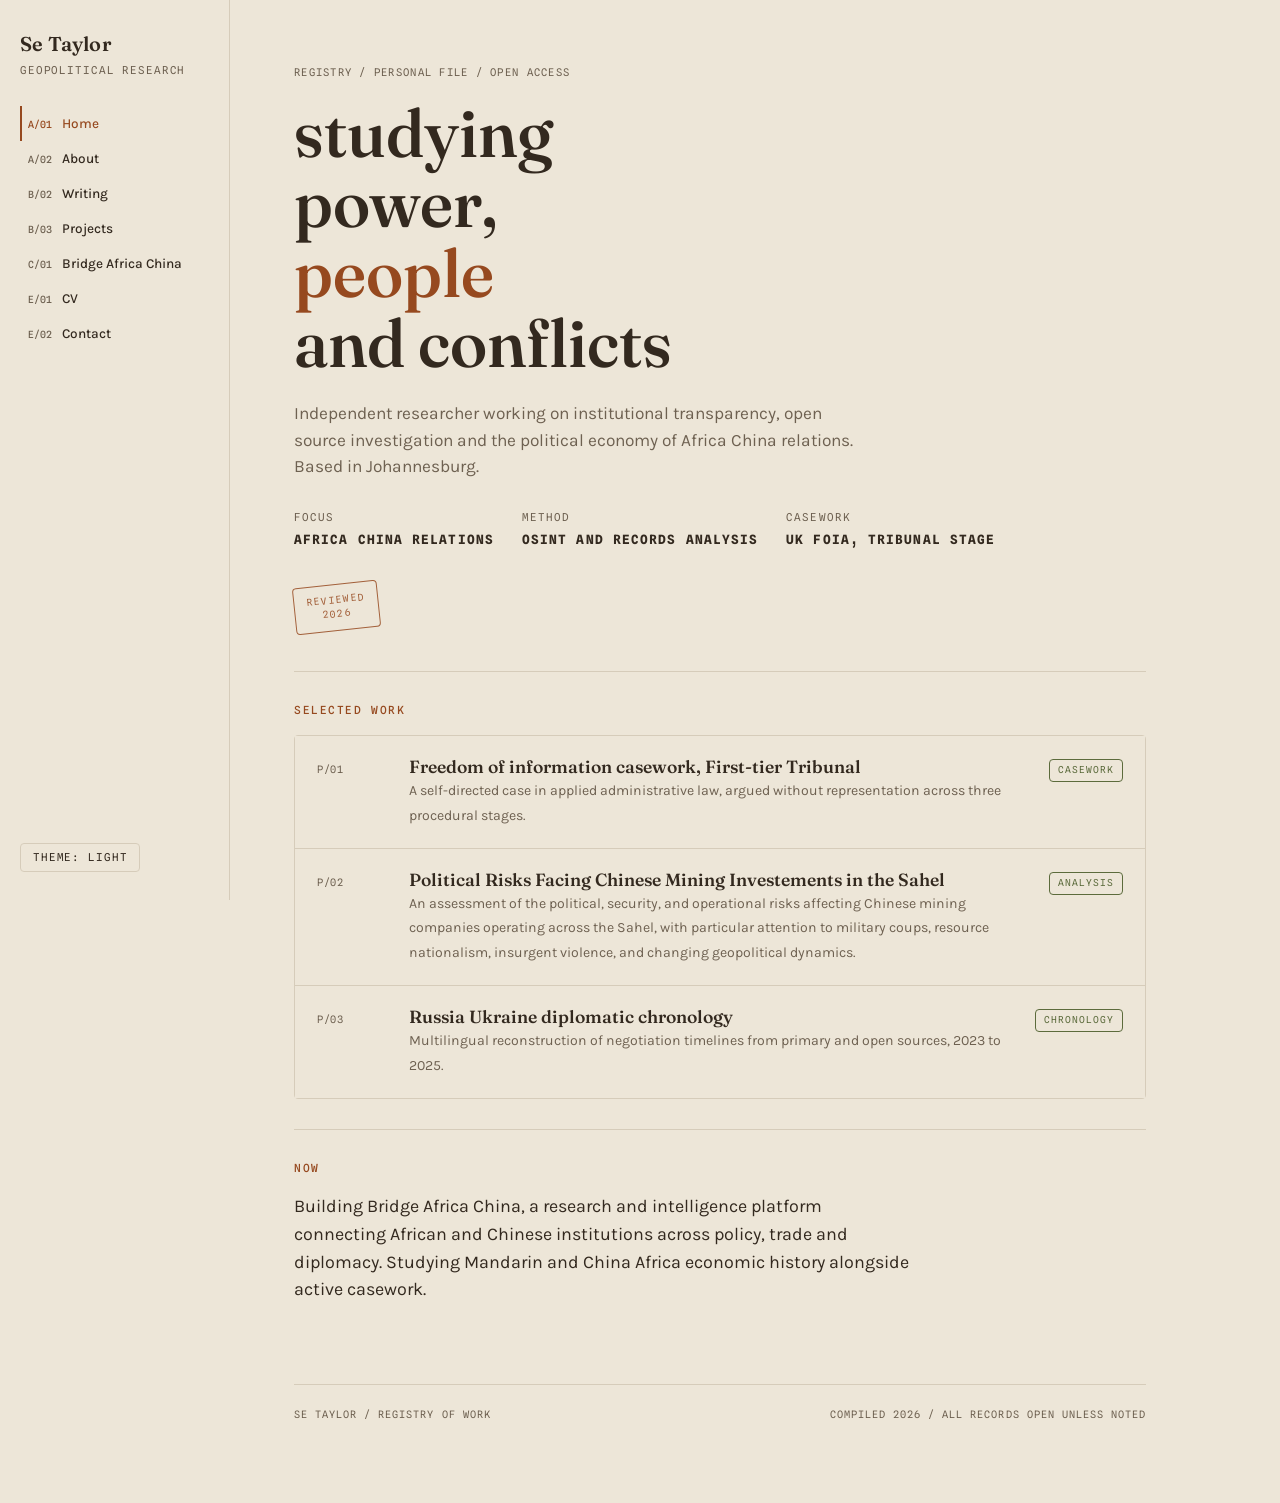
<file: about.html>
<!DOCTYPE html>
<html lang="en" data-theme="light">
<head>
<meta charset="UTF-8">
<meta name="viewport" content="width=device-width, initial-scale=1.0">
<title>Se Taylor. Geopolitical Research</title>
<link rel="preconnect" href="https://fonts.googleapis.com">
<link rel="preconnect" href="https://fonts.gstatic.com" crossorigin>
<link href="https://fonts.googleapis.com/css2?family=Fraunces:opsz,wght@9..144,400..700&family=Karla:wght@400;500;600;700&family=Spline+Sans+Mono:wght@400;500&display=swap" rel="stylesheet">
<style>
:root{
  --paper:#EDE6D8;
  --paper-raised:#F4EFE4;
  --ink:#33291F;
  --ink-soft:#6E6151;
  --line:#D6CCBA;
  --cinnabar:#96491F;
  --archive-green:#5C6B3C;
  --stamp:#96491F;
  --mono:'Spline Sans Mono',monospace;
  --sans:'Karla',sans-serif;
  --display:'Fraunces',serif;
}
[data-theme="dark"]{
  --paper:#211A13;
  --paper-raised:#2A2219;
  --ink:#E9E1D2;
  --ink-soft:#A99C87;
  --line:#3E3529;
  --cinnabar:#D08954;
  --archive-green:#A3B076;
  --stamp:#D08954;
}
*{margin:0;padding:0;box-sizing:border-box}
html{scroll-behavior:smooth}
body{
  font-family:var(--sans);
  background:var(--paper);
  color:var(--ink);
  line-height:1.55;
  font-size:16px;
  transition:background .25s,color .25s;
}
a{color:inherit}
:focus-visible{outline:2px solid var(--cinnabar);outline-offset:3px}
.mono{font-family:var(--mono)}

/* ---------- layout shell ---------- */
.shell{display:grid;grid-template-columns:230px 1fr;min-height:100vh}
@media(max-width:860px){.shell{grid-template-columns:1fr}}

/* ---------- navbar (file index) ---------- */
nav.index{
  border-right:1px solid var(--line);
  padding:28px 20px;
  position:sticky;top:0;height:100vh;
  display:flex;flex-direction:column;gap:0;
}
@media(max-width:860px){
  nav.index{position:static;height:auto;border-right:0;border-bottom:1px solid var(--line);padding:18px 20px}
}
.brand{margin-bottom:26px}
.brand .name{
  font-family:var(--display);font-weight:600;font-size:1.25rem;letter-spacing:.01em;
}
.brand .role{font-family:var(--mono);font-size:.68rem;color:var(--ink-soft);margin-top:4px;text-transform:uppercase;letter-spacing:.08em}
.navlist{list-style:none;display:flex;flex-direction:column}
@media(max-width:860px){.navlist{flex-direction:row;flex-wrap:wrap;gap:2px 14px}}
.navlist a{
  display:flex;gap:10px;align-items:baseline;
  text-decoration:none;padding:7px 6px;
  border-left:2px solid transparent;
  font-size:.85rem;font-weight:500;
}
.navlist a .ref{font-family:var(--mono);font-size:.62rem;color:var(--ink-soft)}
.navlist a:hover{border-left-color:var(--line)}
.navlist a.active{border-left-color:var(--cinnabar);color:var(--cinnabar)}
.navlist a.active .ref{color:var(--cinnabar)}
@media(max-width:860px){
  .navlist a{border-left:0;border-bottom:2px solid transparent;padding:5px 2px}
  .navlist a:hover{border-bottom-color:var(--line)}
  .navlist a.active{border-bottom-color:var(--cinnabar)}
}
.nav-foot{margin-top:auto;padding-top:20px}
@media(max-width:860px){.nav-foot{margin-top:12px;padding-top:8px}}

/* theme toggle */
.toggle{
  font-family:var(--mono);font-size:.68rem;letter-spacing:.08em;text-transform:uppercase;
  background:none;border:1px solid var(--line);color:var(--ink);
  padding:7px 12px;cursor:pointer;
}
.toggle:hover{border-color:var(--cinnabar);color:var(--cinnabar)}

/* ---------- main ---------- */
main{padding:0 clamp(20px,5vw,72px) 80px;max-width:980px}
.page{display:none;animation:appear .35s ease both}
.page.visible{display:block}
@keyframes appear{from{opacity:0;transform:translateY(6px)}to{opacity:1;transform:none}}
@media(prefers-reduced-motion:reduce){
  .page{animation:none}
  html{scroll-behavior:auto}
}

/* page header: registry line + stamp */
.pagehead{
  padding:34px 0 22px;border-bottom:1px solid var(--ink);
  display:flex;justify-content:space-between;align-items:flex-end;gap:20px;
}
.pagehead .fileref{font-family:var(--mono);font-size:.66rem;letter-spacing:.1em;color:var(--ink-soft);text-transform:uppercase;margin-bottom:10px}
.pagehead h1{
  font-family:var(--display);font-size:clamp(1.9rem,4.4vw,3rem);
  font-weight:550;line-height:1.05;letter-spacing:.005em;
}
.stamp{
  flex-shrink:0;font-family:var(--mono);font-size:.6rem;letter-spacing:.14em;text-transform:uppercase;
  color:var(--stamp);border:2px solid var(--stamp);padding:8px 12px;
  transform:rotate(-6deg);opacity:.85;text-align:center;line-height:1.5;
  user-select:none;
}
@media(max-width:560px){.stamp{display:none}}

section.block{padding:30px 0;border-bottom:1px solid var(--line)}
section.block:last-child{border-bottom:0}
.block h2{
  font-family:var(--mono);font-size:.7rem;font-weight:500;letter-spacing:.14em;
  text-transform:uppercase;color:var(--cinnabar);margin-bottom:16px;
}
.lede{font-size:1.12rem;max-width:620px}
p+p{margin-top:12px}
.muted{color:var(--ink-soft)}
.small{font-size:.85rem}

/* ---------- hero ---------- */
.hero{padding:64px 0 40px;border-bottom:1px solid var(--ink)}
.hero .fileref{font-family:var(--mono);font-size:.66rem;letter-spacing:.12em;text-transform:uppercase;color:var(--ink-soft);margin-bottom:18px}
.hero h1{
  font-family:var(--display);font-size:clamp(2.3rem,6vw,4.2rem);
  line-height:1.04;font-weight:550;
}
.hero h1 .accent{color:var(--cinnabar)}
.hero .sub{margin-top:22px;max-width:560px;font-size:1.08rem;color:var(--ink-soft)}
.hero-meta{display:flex;gap:28px;flex-wrap:wrap;margin-top:30px}
.hero-meta div{font-family:var(--mono);font-size:.68rem;text-transform:uppercase;letter-spacing:.1em;color:var(--ink-soft)}
.hero-meta strong{display:block;color:var(--ink);font-size:.8rem;margin-top:3px}
.hero-stampwrap{margin-top:34px}

/* ---------- cards ---------- */
.cardlist{display:grid;gap:1px;background:var(--line);border:1px solid var(--line)}
.card{
  background:var(--paper);padding:20px 22px;
  display:grid;grid-template-columns:74px 1fr auto;gap:18px;align-items:baseline;
}
@media(max-width:640px){.card{grid-template-columns:1fr}}
.card:hover{background:var(--paper-raised)}
.card .ref{font-family:var(--mono);font-size:.64rem;color:var(--ink-soft);letter-spacing:.06em}
.card h3{font-size:1.02rem;font-weight:700;line-height:1.25}
.card .desc{font-size:.88rem;color:var(--ink-soft);margin-top:5px;max-width:520px}
.card .tag{
  font-family:var(--mono);font-size:.6rem;letter-spacing:.1em;text-transform:uppercase;
  color:var(--archive-green);border:1px solid var(--archive-green);padding:3px 8px;white-space:nowrap;
}

/* project cards */
.projgrid{display:grid;grid-template-columns:repeat(auto-fit,minmax(270px,1fr));gap:16px}
.proj{
  border:1px solid var(--line);padding:22px;background:var(--paper-raised);
  display:flex;flex-direction:column;gap:10px;
}
.proj .ref{font-family:var(--mono);font-size:.62rem;color:var(--cinnabar);letter-spacing:.1em}
.proj h3{font-family:var(--display);font-size:1.15rem;font-weight:560;line-height:1.25}
.proj p{font-size:.86rem;color:var(--ink-soft)}
.proj .status{
  margin-top:auto;padding-top:12px;
  font-family:var(--mono);font-size:.62rem;letter-spacing:.1em;text-transform:uppercase;color:var(--archive-green);
}

/* ---------- timeline ---------- */
.timeline{list-style:none;border-left:1px solid var(--ink);margin-left:6px}
.timeline li{position:relative;padding:0 0 26px 26px}
.timeline li::before{
  content:"";position:absolute;left:-4.5px;top:7px;width:8px;height:8px;
  background:var(--cinnabar);border-radius:50%;
}
.timeline .when{font-family:var(--mono);font-size:.66rem;letter-spacing:.1em;color:var(--ink-soft);text-transform:uppercase}
.timeline .what{font-weight:700;margin-top:2px}
.timeline .note{font-size:.87rem;color:var(--ink-soft);margin-top:3px;max-width:520px}

/* ---------- search bar ---------- */
.searchbar{display:flex;gap:0;margin-bottom:20px;border:1px solid var(--ink);max-width:460px}
.searchbar input{
  flex:1;border:0;background:transparent;color:var(--ink);
  font-family:var(--mono);font-size:.8rem;padding:10px 14px;
}
.searchbar input::placeholder{color:var(--ink-soft)}
.searchbar input:focus{outline:none}
.searchbar .icon{
  font-family:var(--mono);font-size:.7rem;padding:10px 14px;color:var(--ink-soft);
  border-left:1px solid var(--line);align-self:stretch;display:flex;align-items:center;
}
.no-results{font-family:var(--mono);font-size:.75rem;color:var(--ink-soft);padding:18px 0;display:none}

/* ---------- dashboard ---------- */
.dash{display:grid;grid-template-columns:repeat(auto-fit,minmax(180px,1fr));gap:1px;background:var(--line);border:1px solid var(--line)}
.dash .cell{background:var(--paper-raised);padding:20px}
.dash .num{font-family:var(--display);font-size:2.1rem;font-weight:560;line-height:1}
.dash .lbl{font-family:var(--mono);font-size:.62rem;letter-spacing:.1em;text-transform:uppercase;color:var(--ink-soft);margin-top:8px}
.bars{margin-top:26px;display:flex;flex-direction:column;gap:12px;max-width:560px}
.bar-row{display:grid;grid-template-columns:170px 1fr;gap:14px;align-items:center}
@media(max-width:560px){.bar-row{grid-template-columns:1fr}}
.bar-row .lbl{font-family:var(--mono);font-size:.66rem;text-transform:uppercase;letter-spacing:.08em;color:var(--ink-soft)}
.bar{height:10px;background:var(--paper-raised);border:1px solid var(--line);position:relative}
.bar span{position:absolute;inset:0;background:var(--archive-green);transform-origin:left;width:var(--w)}

/* ---------- map placeholder ---------- */
.map{
  border:1px solid var(--ink);height:300px;position:relative;overflow:hidden;
  background:
    repeating-linear-gradient(0deg,transparent 0 39px,var(--line) 39px 40px),
    repeating-linear-gradient(90deg,transparent 0 39px,var(--line) 39px 40px),
    var(--paper-raised);
}
.map .route{position:absolute;inset:0;width:100%;height:100%}
.map .caption{
  position:absolute;left:14px;bottom:12px;
  font-family:var(--mono);font-size:.62rem;letter-spacing:.1em;text-transform:uppercase;color:var(--ink-soft);
  background:var(--paper);padding:4px 8px;border:1px solid var(--line);
}
.map .node-label{font-family:var(--mono);font-size:.6rem;fill:var(--ink);letter-spacing:.08em}

/* ---------- cv ---------- */
.cvrow{display:grid;grid-template-columns:150px 1fr;gap:18px;padding:14px 0;border-bottom:1px dotted var(--line)}
@media(max-width:560px){.cvrow{grid-template-columns:1fr;gap:4px}}
.cvrow .k{font-family:var(--mono);font-size:.66rem;letter-spacing:.1em;text-transform:uppercase;color:var(--ink-soft);padding-top:3px}
.cvrow .v strong{display:block;font-weight:700}
.cvrow .v .sub{font-size:.86rem;color:var(--ink-soft)}
.btn{
  display:inline-block;margin-top:22px;text-decoration:none;
  font-family:var(--mono);font-size:.7rem;letter-spacing:.12em;text-transform:uppercase;
  border:1px solid var(--ink);padding:11px 20px;color:var(--ink);
}
.btn:hover{border-color:var(--cinnabar);color:var(--cinnabar)}

/* ---------- contact ---------- */
.contactline{font-family:var(--mono);font-size:.85rem;padding:10px 0;border-bottom:1px dotted var(--line);display:flex;gap:16px;flex-wrap:wrap}
.contactline .k{color:var(--ink-soft);min-width:110px;text-transform:uppercase;font-size:.68rem;letter-spacing:.1em;padding-top:2px}

/* ---------- footer ---------- */
footer{
  border-top:1px solid var(--ink);margin-top:50px;padding:22px 0 0;
  display:flex;justify-content:space-between;gap:16px;flex-wrap:wrap;
  font-family:var(--mono);font-size:.64rem;letter-spacing:.1em;text-transform:uppercase;color:var(--ink-soft);
}

/* ---------- softening ---------- */
.card h3{font-family:var(--display);font-weight:560;font-size:1.1rem}
.stamp,.toggle,.btn,.proj,.searchbar,.map,.dash,.cardlist,.card .tag{border-radius:4px}
.stamp{border-width:1.5px}
.pagehead,.hero{border-bottom-color:var(--line)}
.pagehead{border-bottom-width:1px}
footer{border-top-color:var(--line)}
.timeline{border-left-color:var(--line)}
</style>
</head>
<body>
<div class="shell">

  <!-- ============ Navbar ============ -->
  <nav class="index" aria-label="Site index">
    <div class="brand">
      <div class="name">Se Taylor</div>
      <div class="role">Geopolitical research</div>
    </div>
    <ul class="navlist" id="nav">
      <li><a href="#/home" data-route="home"><span class="ref">A/01</span>Home</a></li>
      <li><a href="#/about" data-route="about"><span class="ref">A/02</span>About</a></li>
      <!--<li><a href="#/research" data-route="research"><span class="ref">B/01</span>Research</a></li>-->
      <li><a href="#/writing" data-route="writing"><span class="ref">B/02</span>Writing</a></li>
      <li><a href="#/projects" data-route="projects"><span class="ref">B/03</span>Projects</a></li>
      <li><a href="#/bridge-africa-china" data-route="bridge-africa-china"><span class="ref">C/01</span>Bridge Africa China</a></li>
      <!--<li><a href="#/library" data-route="library"><span class="ref">D/01</span>Library</a></li>-->
      <li><a href="#/cv" data-route="cv"><span class="ref">E/01</span>CV</a></li>
      <li><a href="#/contact" data-route="contact"><span class="ref">E/02</span>Contact</a></li>
    </ul>
    <div class="nav-foot">
      <button class="toggle" id="themeToggle" aria-pressed="false">Theme: Light</button>
    </div>
  </nav>

  <main>

    <!-- ============ Home ============ -->
    <div class="page" id="page-home">
      <header class="hero">
        <div class="fileref">Registry / Personal file / Open access</div>
        <h1>studying<br>power,<br><span class="accent">people</span><br>and conflicts</h1>
        <p class="sub">Independent researcher working on institutional transparency, open source investigation and the political economy of Africa China relations. Based in Johannesburg.</p>
        <div class="hero-meta">
          <div>Focus<strong>Africa China relations</strong></div>
          <div>Method<strong>OSINT and records analysis</strong></div>
          <div>Casework<strong>UK FOIA, tribunal stage</strong></div>
        </div>
        <div class="hero-stampwrap">
          <span class="stamp" style="display:inline-block">Reviewed<br>2026</span>
        </div>
      </header>

      <section class="block">
        <h2>Selected work</h2>
        <div class="cardlist">
          <a class="card" href="#/projects" style="text-decoration:none">
            <span class="ref">P/01</span>
            <span><h3>Freedom of information casework, First-tier Tribunal</h3><span class="desc">A self-directed case in applied administrative law, argued without representation across three procedural stages.</span></span>
            <span class="tag">Casework</span>
          </a>
          <a class="card" href="#/writing" style="text-decoration:none">
            <span class="ref">P/02</span>
            <span><h3>Political Risks Facing Chinese Mining Investements in the Sahel</h3><span class="desc">An assessment of the political, security, and operational risks affecting Chinese mining companies operating across the Sahel, with particular attention to military coups, resource nationalism, insurgent violence, and changing geopolitical dynamics.</span></span>
            <span class="tag">Analysis</span>
          </a>
          <a class="card" href="#/projects" style="text-decoration:none">
            <span class="ref">P/03</span>
            <span><h3>Russia Ukraine diplomatic chronology</h3><span class="desc">Multilingual reconstruction of negotiation timelines from primary and open sources, 2023 to 2025.</span></span>
            <span class="tag">Chronology</span>
          </a>
        </div>
      </section>

      <section class="block">
        <h2>Now</h2>
        <p class="lede">Building Bridge Africa China, a research and intelligence platform connecting African and Chinese institutions across policy, trade and diplomacy. Studying Mandarin and China Africa economic history alongside active casework.</p>
      </section>
    </div>

    <!-- ============ About ============ -->
    <div class="page" id="page-about">
      <header class="pagehead">
        <div>
          <div class="fileref">File A/02 / Biography</div>
          <h1>About</h1>
        </div>
        <span class="stamp">Verified<br>record</span>
      </header>

      <section class="block">
        <p class="lede">I am a researcher trained in international relations, working at the intersection of institutional accountability, information rights and Africa China relations.</p>
        <p class="muted">My work starts from records. Diplomatic chronologies, disclosure requests, procurement trails and open sources in multiple languages. I am interested in what institutions write down, what they withhold, and what the gap between the two reveals about how power actually operates.</p>
        <p class="muted">I hold a BA in International Relations from Stellenbosch University and have worked as a research assistant on Russia Ukraine diplomatic history, as an administrator in the non-profit sector, and as an independent litigant in UK information rights proceedings.</p>
      </section>

      <section class="block">
        <h2>Timeline</h2>
        <ul class="timeline">
          <li>
            <div class="when">2025 to present</div>
            <div class="what">Founder, Bridge Africa China</div>
            <div class="note">Early-stage consulting and intelligence platform on African and Chinese institutional relations.</div>
          </li>
          <li>
            <div class="when">2023 to present</div>
            <div class="what">FOIA casework, Cabinet Office</div>
            <div class="note">Request, internal review, ICO complaint and First-tier Tribunal appeal, prepared without legal representation.</div>
          </li>
          <li>
            <div class="when">2023 to 2025</div>
            <div class="what">Research assistant, Listening to the Other Side</div>
            <div class="note">Russia Ukraine diplomatic chronologies, multilingual OSINT and multimedia research outputs for Edward M. Druce.</div>
          </li>
          <li>
            <div class="when">2019 to 2023</div>
            <div class="what">BA International Relations, Stellenbosch University</div>
            <div class="note">Focus on institutional accountability, transparency and East West geopolitical perspectives.</div>
          </li>
        </ul>
      </section>
    </div>

    <!-- ============ Research ============ -->
    <!--<div class="page" id="page-research">
      <header class="pagehead">
        <div>
          <div class="fileref">File B/01 / Methods and output</div>
          <h1>Research</h1>
        </div>
        <span class="stamp">Open<br>source</span>
      </header>

      <section class="block">
        <h2>Dashboard</h2>
        <div class="dash">
          <div class="cell"><div class="num">3</div><div class="lbl">Procedural stages argued, FOIA case</div></div>
          <div class="cell"><div class="num">7</div><div class="lbl">FOIA exemptions engaged and analysed</div></div>
          <div class="cell"><div class="num">18</div><div class="lbl">Months of chronology reconstruction</div></div>
          <div class="cell"><div class="num">4+</div><div class="lbl">Source languages navigated</div></div>
        </div>
        <div class="bars" aria-hidden="true">
          <div class="bar-row"><span class="lbl">Records analysis</span><div class="bar"><span style="--w:92%"></span></div></div>
          <div class="bar-row"><span class="lbl">OSINT verification</span><div class="bar"><span style="--w:86%"></span></div></div>
          <div class="bar-row"><span class="lbl">Administrative law</span><div class="bar"><span style="--w:74%"></span></div></div>
          <div class="bar-row"><span class="lbl">Mandarin (in progress)</span><div class="bar"><span style="--w:30%"></span></div></div>
        </div>
      </section>

      <section class="block">
        <h2>Focus areas</h2>
        <div class="cardlist">
          <div class="card"><span class="ref">R/01</span><span><h3>Institutional transparency and information rights</h3><span class="desc">How disclosure regimes work in practice. Exemption reasoning, public interest balancing and tribunal procedure, studied through live casework rather than doctrine alone.</span></span><span class="tag">Core</span></div>
          <div class="card"><span class="ref">R/02</span><span><h3>Africa China political economy</h3><span class="desc">Investment, critical minerals and diplomatic sequencing between African states and Chinese institutions, with attention to leverage and dependence.</span></span><span class="tag">Core</span></div>
          <div class="card"><span class="ref">R/03</span><span><h3>Diplomatic chronology and OSINT</h3><span class="desc">Timeline reconstruction from multilingual open sources, applied to the Russia Ukraine negotiation record.</span></span><span class="tag">Method</span></div>
        </div>
      </section>
    </div>-->

    <!--============ Writing ============ -->
    <div class="page" id="page-writing">
      <header class="pagehead">
        <div>
          <div class="fileref">File B/02 / Published and working papers</div>
          <h1>Writing</h1>
        </div>
        <span class="stamp">For<br>release</span>
      </header>

      <section class="block">
        <div class="searchbar" role="search">
          <input type="search" id="writingSearch" placeholder="Filter by title, topic or year" aria-label="Filter writing">
          <span class="icon">FIND</span>
        </div>
        <div class="cardlist" id="writingList">
          <div class="card searchable"><span class="ref">W/01</span><span><h3>The China dependence paradox in Zimbabwe's minerals policy</h3><span class="desc">Why sequencing, not resource endowment, is Zimbabwe's key strategic advantage. 2026, working paper.</span></span><span class="tag">Analysis</span></div>
          <div class="card searchable"><span class="ref">W/02</span><span><h3>What an FOI refusal teaches you about the state</h3><span class="desc">Notes on exemption reasoning and the public interest test from inside a live tribunal appeal. 2025, essay.</span></span><span class="tag">Essay</span></div>
          <div class="card searchable"><span class="ref">W/03</span><span><h3>Reading the April 2022 Kyiv record</h3><span class="desc">A sourcing note on the diplomatic chronology around early Russia Ukraine negotiations. 2025, research note.</span></span><span class="tag">Note</span></div>
          <div class="card searchable"><span class="ref">W/04</span><span><h3>Indonesia's nickel ban as a template, and its limits</h3><span class="desc">Applying an export restriction framework to Southern African critical minerals. 2025, comparative brief.</span></span><span class="tag">Brief</span></div>
        </div>
        <p class="no-results" id="writingEmpty">No entries match. Clear the filter to show all records.</p>
      </section>
    </div>

    <!-- ============ Projects ============ -->
    <div class="page" id="page-projects">
      <header class="pagehead">
        <div>
          <div class="fileref">File B/03 / Active and completed</div>
          <h1>Projects</h1>
        </div>
        <span class="stamp">In<br>progress</span>
      </header>

      <section class="block">
        <div class="projgrid">
          <div class="proj">
            <span class="ref">FOI2023/11553</span>
            <h3>Cabinet Office disclosure case</h3>
            <p>Request for records of the 9 April 2022 Kyiv visit. Refused, upheld at internal review, escalated through the ICO and appealed to the First-tier Tribunal. Grounds of appeal prepared without representation. Exemptions engaged include ss.23, 24, 26, 27, 35, 38 and 40 FOIA.</p>
            <span class="status">Status: tribunal stage</span>
          </div>
        
          <div class="proj">
            <span class="ref">RU/UA 23-25</span>
            <h3>Russia-Ukraine chronology</h3>
            <p>Eighteen months of timeline reconstruction on Russia Ukraine diplomacy for Listening to the Other Side. Multilingual sourcing, verification and multimedia research outputs.</p>
            <span class="status">Status: complete</span>
          </div>
          <div class="proj">
            
            <span class="ref">BAC/01</span>
            <h3>Bridge Africa China</h3>
            <p>Founding a consulting and intelligence platform on Africa China institutional relations. Currently in identity and groundwork phase. See the dedicated file.</p>
            <span class="status">Status: early stage</span>
            
          </div>
        </div>
      </section>
    </div>

    <!-- ============ Bridge Africa China ============ -->
    <div class="page" id="page-bridge-africa-china">
      <header class="pagehead">
        <div>
          <div class="fileref">File C/01 / Venture</div>
          <h1>Bridge<br>Africa China</h1>
        </div>
        <span class="stamp">Founding<br>document</span>
      </header>

      <section class="block">
        <p class="lede">A consulting and intelligence platform connecting African and Chinese institutions across policy, trade and diplomacy.</p>
        <p class="muted">The premise is simple. The Africa China relationship is the most consequential economic corridor of the coming decades, and it is chronically under-analysed from the African side. Bridge Africa China exists to close that gap with rigorous, records-based intelligence rather than sentiment in either direction.</p>
      </section>

      <section class="block">
        <h2>Corridor</h2>
        <div class="map" role="img" aria-label="Stylised map placeholder showing a route between Johannesburg, Harare and Beijing">
          <svg class="route" viewBox="0 0 800 300" preserveAspectRatio="none" aria-hidden="true">
            <path d="M120,240 C 300,60 520,40 690,80" fill="none" stroke="var(--cinnabar)" stroke-width="2" stroke-dasharray="6 6"/>
            <circle cx="120" cy="240" r="5" fill="var(--archive-green)"/>
            <circle cx="330" cy="130" r="4" fill="var(--archive-green)"/>
            <circle cx="690" cy="80" r="5" fill="var(--archive-green)"/>
            <text x="132" y="244" class="node-label">JOHANNESBURG</text>
            <text x="342" y="134" class="node-label">HARARE</text>
            <text x="600" y="70" class="node-label">BEIJING</text>
          </svg>
          <span class="caption">Map placeholder / interactive corridor map planned</span>
        </div>
      </section>

      <section class="block">
        <h2>Build sequence</h2>
        <ul class="timeline">
          <li><div class="when">Phase 1, current</div><div class="what">Identity and groundwork</div><div class="note">Mission, positioning and foundational research capacity.</div></li>
          <li><div class="when">Phase 2</div><div class="what">Intellectual authority</div><div class="note">Mandarin, business study and a published body of Africa China analysis.</div></li>
          <li><div class="when">Phase 3</div><div class="what">Scale</div><div class="note">Client work across policy, trade and diplomatic advisory.</div></li>
        </ul>
      </section>
    </div>

   <!-- ============ Library ============ -->
    <!--<div class="page" id="page-library">
      <header class="pagehead">
        <div>
          <div class="fileref">File D/01 / Reading record</div>
          <h1>Library</h1>
        </div>
        <span class="stamp">Catalogue</span>
      </header>

      <section class="block">
        <div class="searchbar" role="search">
          <input type="search" id="librarySearch" placeholder="Filter the catalogue" aria-label="Filter library">
          <span class="icon">FIND</span>
        </div>
        <div class="cardlist" id="libraryList">
          <div class="card searchable"><span class="ref">L/01</span><span><h3>FOIA exemption guidance and tribunal decisions</h3><span class="desc">ICO guidance, First-tier Tribunal case law and the public interest test in practice.</span></span><span class="tag">Law</span></div>
          <div class="card searchable"><span class="ref">L/02</span><span><h3>China Africa economic history</h3><span class="desc">Investment flows, debt structures and the institutional architecture of the relationship.</span></span><span class="tag">Economics</span></div>
          <div class="card searchable"><span class="ref">L/03</span><span><h3>Critical minerals and export policy</h3><span class="desc">Resource nationalism frameworks, Indonesia's nickel precedent and Southern African value chains.</span></span><span class="tag">Policy</span></div>
          <div class="card searchable"><span class="ref">L/04</span><span><h3>OSINT method and verification</h3><span class="desc">Sourcing discipline, chronology construction and multilingual verification practice.</span></span><span class="tag">Method</span></div>
          <div class="card searchable"><span class="ref">L/05</span><span><h3>Mandarin study materials</h3><span class="desc">Working through structured self-study toward research-grade reading ability.</span></span><span class="tag">Language</span></div>
        </div>
        <p class="no-results" id="libraryEmpty">No entries match. Clear the filter to show all records.</p>
      </section>
    </div>
    -->

    <!-- ============ CV ============ -->
    <div class="page" id="page-cv">
      <header class="pagehead">
        <div>
          <div class="fileref">File E/01 / Curriculum vitae</div>
          <h1>CV</h1>
        </div>
        <span class="stamp">Current<br>version</span>
      </header>

      <section class="block">
        <h2>Experience</h2>
        <div class="cvrow"><span class="k">2025 to now</span><span class="v"><strong>Founder, Bridge Africa China</strong><span class="sub">Africa China consulting and intelligence platform, early stage.</span></span></div>
        <div class="cvrow"><span class="k">2023 to now</span><span class="v"><strong>Administrator, Ntuli Foundation</strong><span class="sub">Board coordination, professional communications and drafting.</span></span></div>
        <div class="cvrow"><span class="k">2023 to 2025</span><span class="v"><strong>Research assistant, Listening to the Other Side</strong><span class="sub">Russia Ukraine diplomatic chronologies, multilingual OSINT, multimedia research outputs.</span></span></div>
      </section>

      <section class="block">
        <h2>Casework</h2>
        <div class="cvrow"><span class="k">2023 to now</span><span class="v"><strong>FOIA request, internal review, ICO complaint and tribunal appeal</strong><span class="sub">Applied administrative law and institutional reasoning across seven engaged exemptions, self-represented.</span></span></div>
      </section>

      <section class="block">
        <h2>Education and development</h2>
        <div class="cvrow"><span class="k">2019 to 2023</span><span class="v"><strong>BA International Relations, Stellenbosch University</strong></span></div>
        <div class="cvrow"><span class="k">Ongoing</span><span class="v"><strong>Mandarin, self-directed China Africa economics, information rights</strong><span class="sub">Developed through structured study and active casework.</span></span></div>
        <a class="btn" href="cv-2026" onclick="return false">Download full CV (PDF)</a> <a class="btn" href="#" onclick="return false">Download full CV (PDF)</a>
      </section>
      <section class="block">
        <h2>Recommendations</h2>
        <div class="cardlist">
            <a class="card"  style="text-decoration:none">
            <span class="ref"></span>
            <span><h3>Edward M. Druce</h3><span class="desc">Se is an absolutely brilliant research assistant and team player. She was critical in sourcing key information, as well as providing creative insights and perspectives of her own. Always punctual, optimistic, and fiercely diligent, any organisation would be truly lucky to have her!</span></span>
          
          </a>
          <a class="card"  style="text-decoration:none">
            <span class="ref"></span>
            <span><h3>Sang-Hwa Lee</h3><span class="desc">Se is an absolutely brilliant research assistant and team player. She was critical in sourcing key information, as well as providing creative insights and perspectives of her own. Always punctual, optimistic, and fiercely diligent, any organisation would be truly lucky to have her!</span></span>
           
          </a>
          <a class="card"  style="text-decoration:none">
            <span class="ref"></span>
            <span><h3>Catherine Lily Hervieu</h3><span class="desc">Se is a fantastic researcher, and supportive colleague. She is extremely skilled at finding information, books, and websites, that you would otherwise spend hours scouring the internet for! Se guided me through the organization when I joined, and always went the extra mile to help others with their tasks. She has a brilliant knowledge on international relations and global conflicts.</span></span>
            
          </a>
        </div>
      </section>
    </div>
    

    
      </header>

  

    <!-- ============ Contact ============ -->
    <div class="page" id="page-contact">
      <header class="pagehead">
        <div>
          <div class="fileref">File E/02 / Correspondence</div>
          <h1>Contact</h1>
        </div>
        <span class="stamp">Reply<br>expected</span>
      </header>

      <section class="block">
        <p class="lede">Open to research roles, commissions and collaboration in geopolitical analysis, information rights and Africa China work.</p>
        <div style="margin-top:26px">
          <div class="contactline"><span class="k">Email</span><span>se@setaylorr.com</span></div>
          <div class="contactline"><span class="k">Location</span><span>Johannesburg, South Africa. Remote worldwide.</span></div>
          <div class="contactline"><span class="k">Casework</span><span>Public record via WhatDoTheyKnow</span></div>
        </div>
      </section>
    </div>

    <!-- ============ Footer ============ -->
    <footer>
      <span>Se Taylor / Registry of work</span>
      <span>Compiled 2026 / All records open unless noted</span>
    </footer>

  </main>
</div>

<script>
// ---------- Router ----------
const routes = ["home","about","research","writing","projects","bridge-africa-china","library","cv","contact"];
function route(){
  let hash = location.hash.replace("#/","");
  if(!routes.includes(hash)) hash = "home";
  document.querySelectorAll(".page").forEach(p => p.classList.remove("visible"));
  document.getElementById("page-" + hash).classList.add("visible");
  document.querySelectorAll("#nav a").forEach(a => a.classList.toggle("active", a.dataset.route === hash));
  window.scrollTo({top:0, behavior:"instant"});
}
window.addEventListener("hashchange", route);
route();

// ---------- Theme toggle ----------
const toggle = document.getElementById("themeToggle");
toggle.addEventListener("click", () => {
  const root = document.documentElement;
  const dark = root.getAttribute("data-theme") === "dark";
  root.setAttribute("data-theme", dark ? "light" : "dark");
  toggle.textContent = "Theme: " + (dark ? "Light" : "Dark");
  toggle.setAttribute("aria-pressed", String(!dark));
});

// ---------- Search bars ----------
function bindSearch(inputId, listId, emptyId){
  const input = document.getElementById(inputId);
  const list = document.getElementById(listId);
  const empty = document.getElementById(emptyId);
  input.addEventListener("input", () => {
    const q = input.value.trim().toLowerCase();
    let shown = 0;
    list.querySelectorAll(".searchable").forEach(card => {
      const hit = card.textContent.toLowerCase().includes(q);
      card.style.display = hit ? "" : "none";
      if(hit) shown++;
    });
    empty.style.display = shown ? "none" : "block";
  });
}
bindSearch("writingSearch","writingList","writingEmpty");
bindSearch("librarySearch","libraryList","libraryEmpty");
</script>
</body>
</html>
</file>
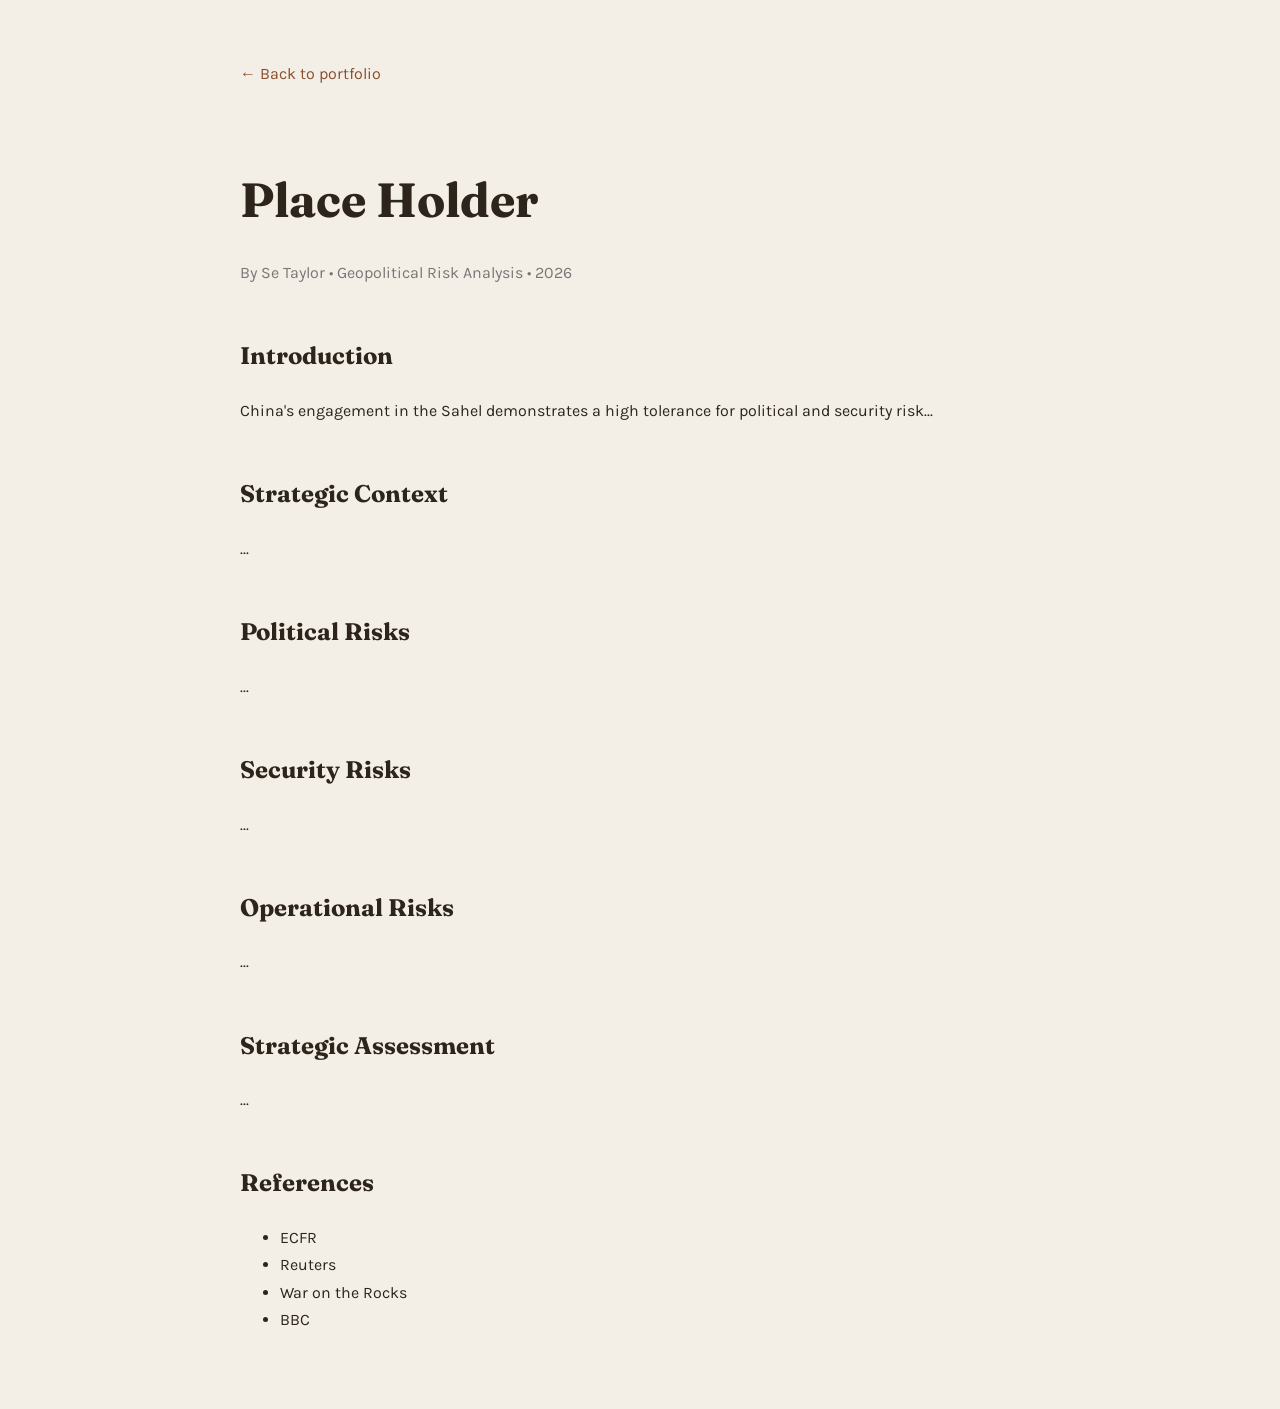
<file: projects/sahel.html>
<!DOCTYPE html>
<html lang="en">
<head>
<meta charset="UTF-8">
<meta name="viewport" content="width=device-width, initial-scale=1">

<title>Risks Facing Chinese Mining Investments in Africa | Se Taylor</title>

<link rel="preconnect" href="https://fonts.googleapis.com">
<link href="https://fonts.googleapis.com/css2?family=Fraunces:wght@600&family=Karla:wght@400;700&display=swap" rel="stylesheet">

<style>
body{
    margin:0;
    font-family:Karla,sans-serif;
    background:#f4efe6;
    color:#2d241c;
    line-height:1.7;
}

.container{
    max-width:800px;
    margin:auto;
    padding:60px 25px;
}

h1{
    font-family:Fraunces,serif;
    font-size:3rem;
    margin-bottom:10px;
}

.subtitle{
    color:#777;
    margin-bottom:50px;
}

h2{
    font-family:Fraunces,serif;
    margin-top:50px;
}

p{
    margin:18px 0;
}

a{
    color:#8b4d2c;
    text-decoration:none;
}

.back{
    margin-bottom:40px;
    display:inline-block;
}
</style>
</head>

<body>

<div class="container">

<a class="back" href="../index.html">← Back to portfolio</a>

<h1>Place Holder
</h1>

<p class="subtitle">
By Se Taylor • Geopolitical Risk Analysis • 2026
</p>

<h2>Introduction</h2>

<p>
China's engagement in the Sahel demonstrates a high tolerance for political and security risk...
</p>

<h2>Strategic Context</h2>

<p>
...
</p>

<h2>Political Risks</h2>

<p>
...
</p>

<h2>Security Risks</h2>

<p>
...
</p>

<h2>Operational Risks</h2>

<p>
...
</p>

<h2>Strategic Assessment</h2>

<p>
...
</p>

<h2>References</h2>

<ul>
<li>ECFR</li>
<li>Reuters</li>
<li>War on the Rocks</li>
<li>BBC</li>
</ul>

</div>

</body>

</html>
</file>
